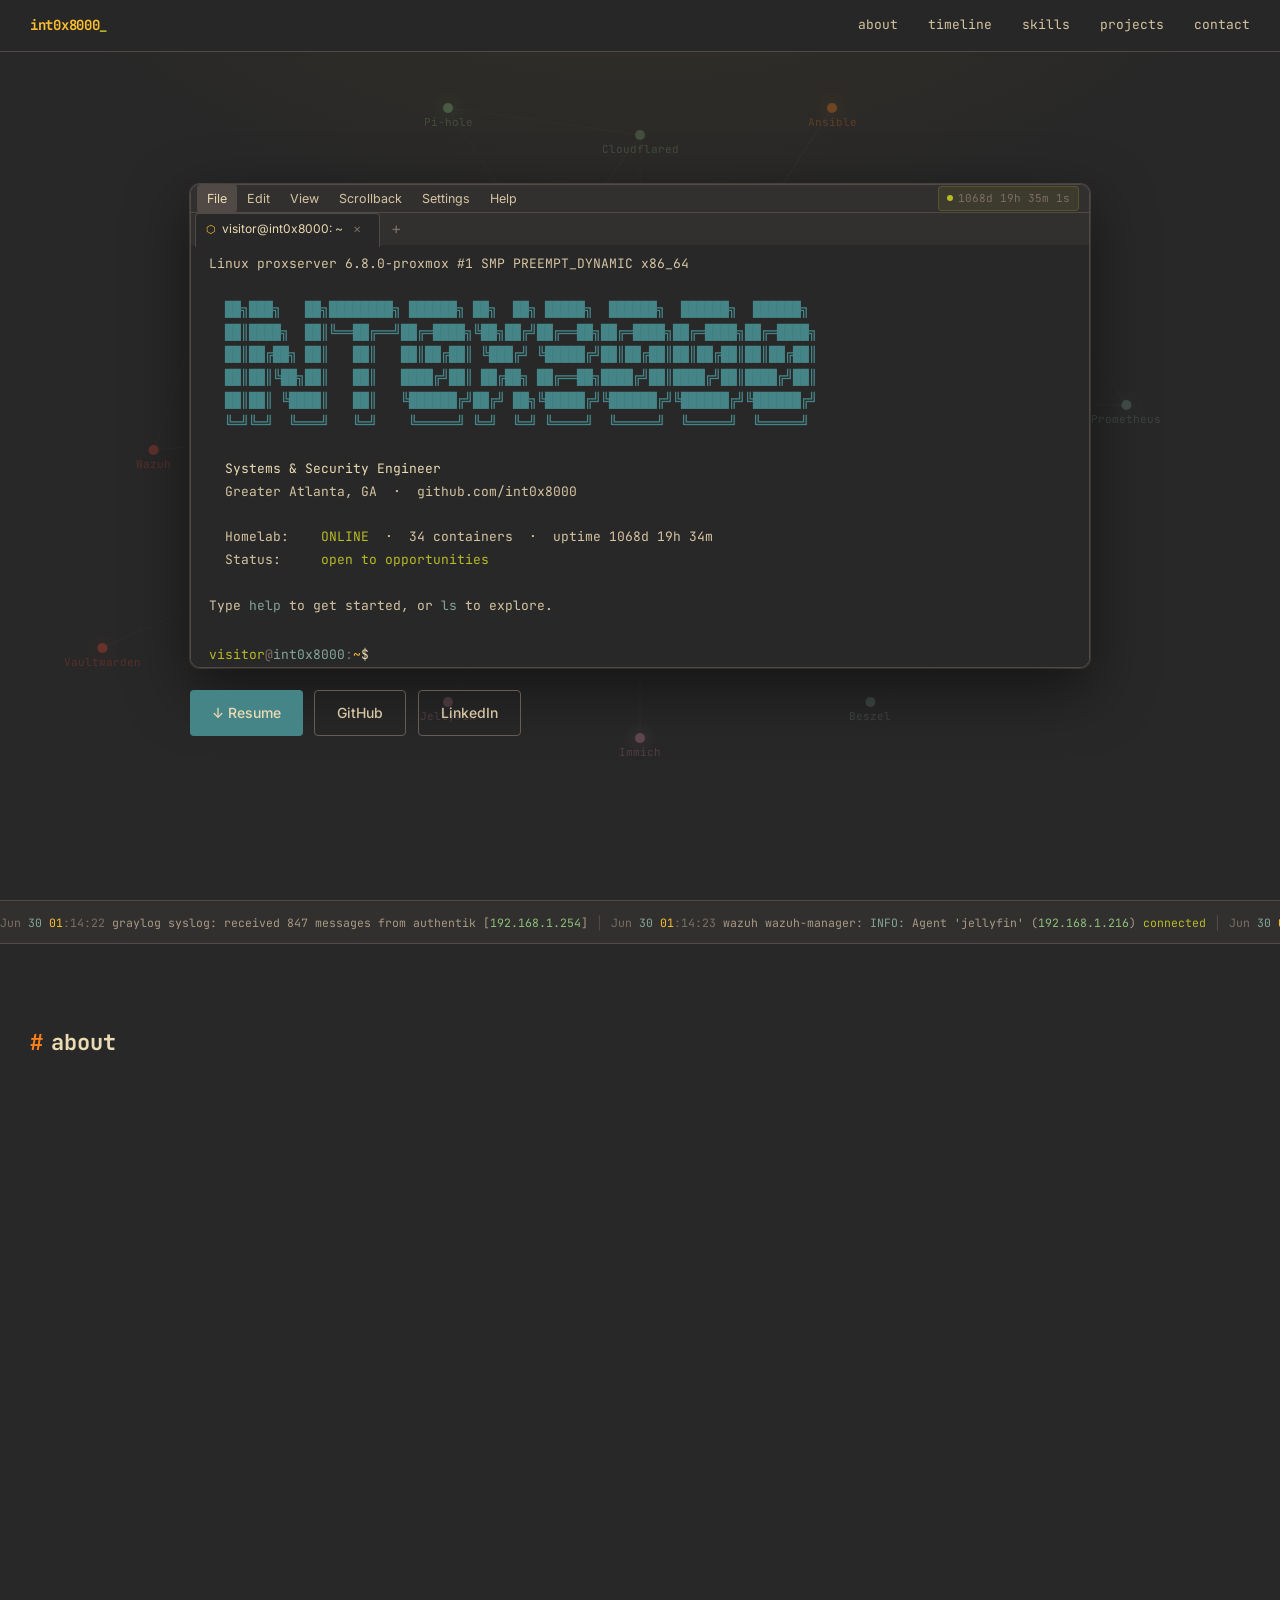
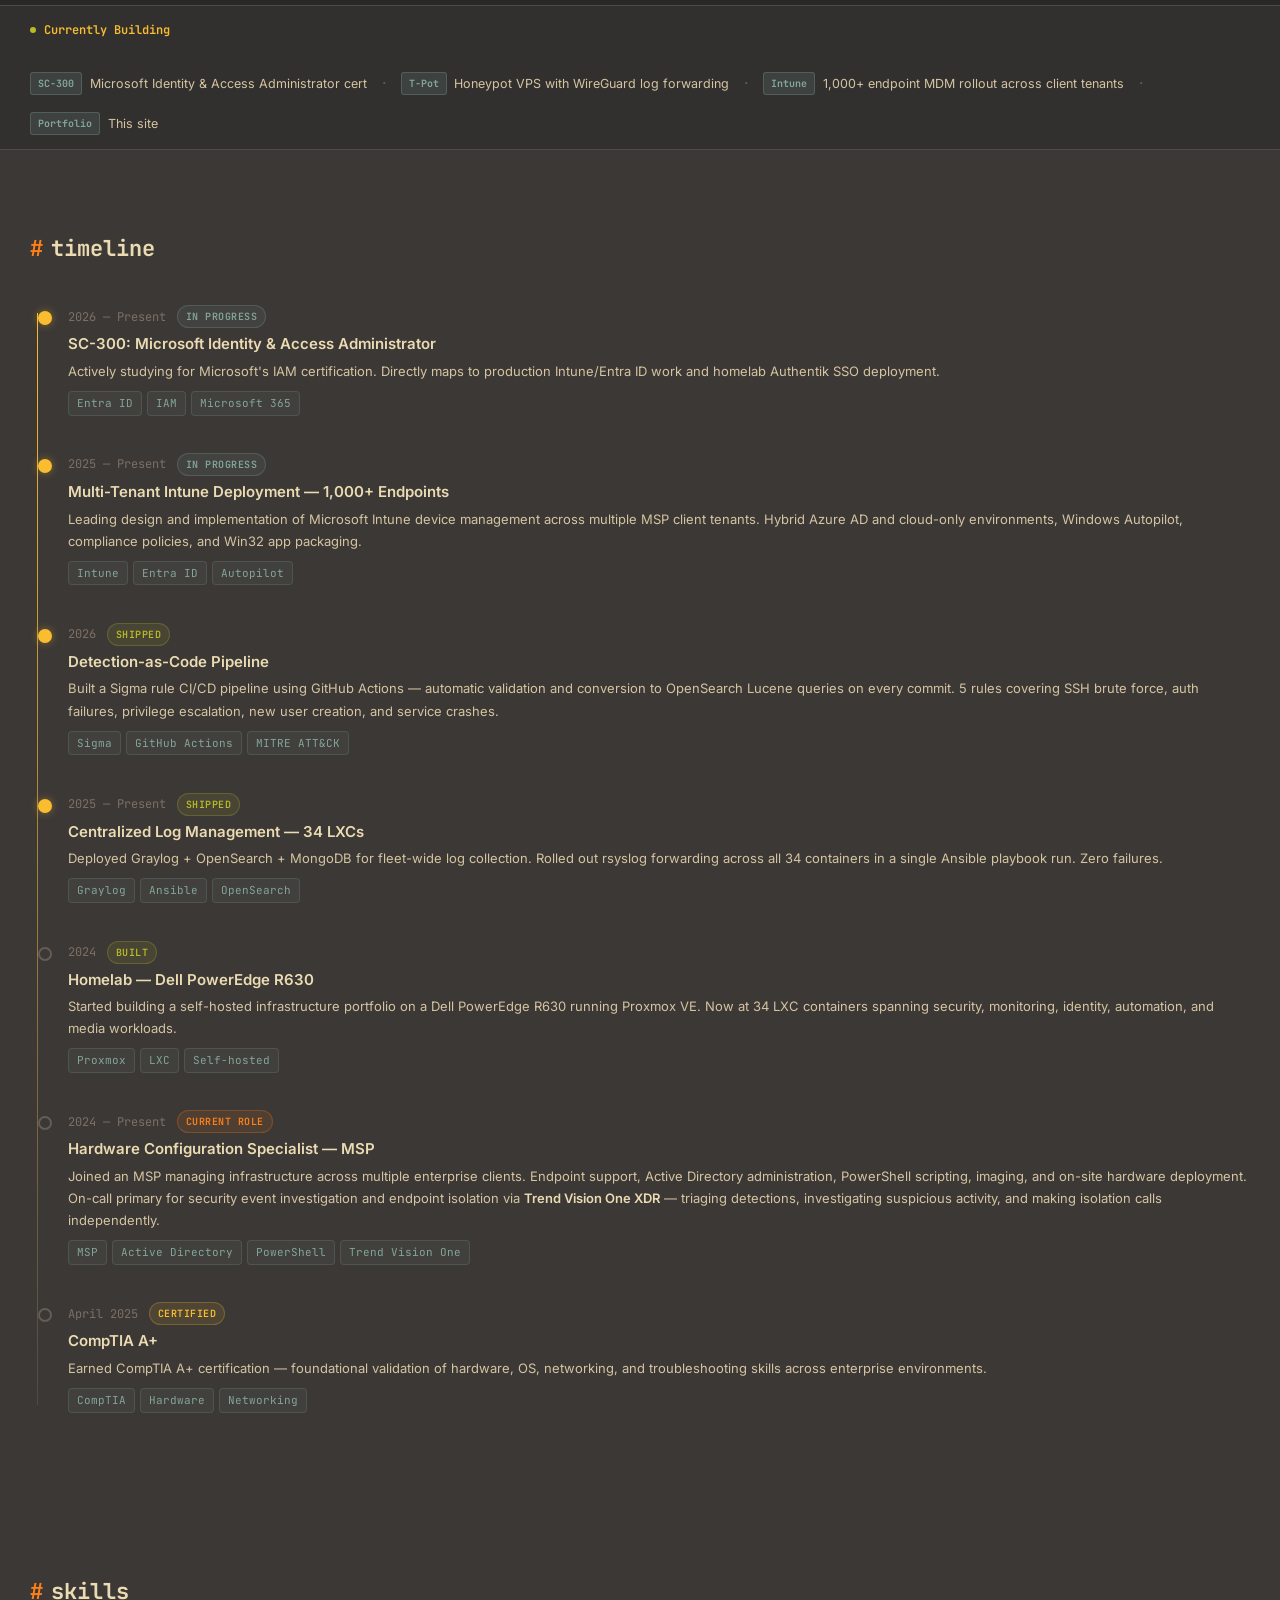
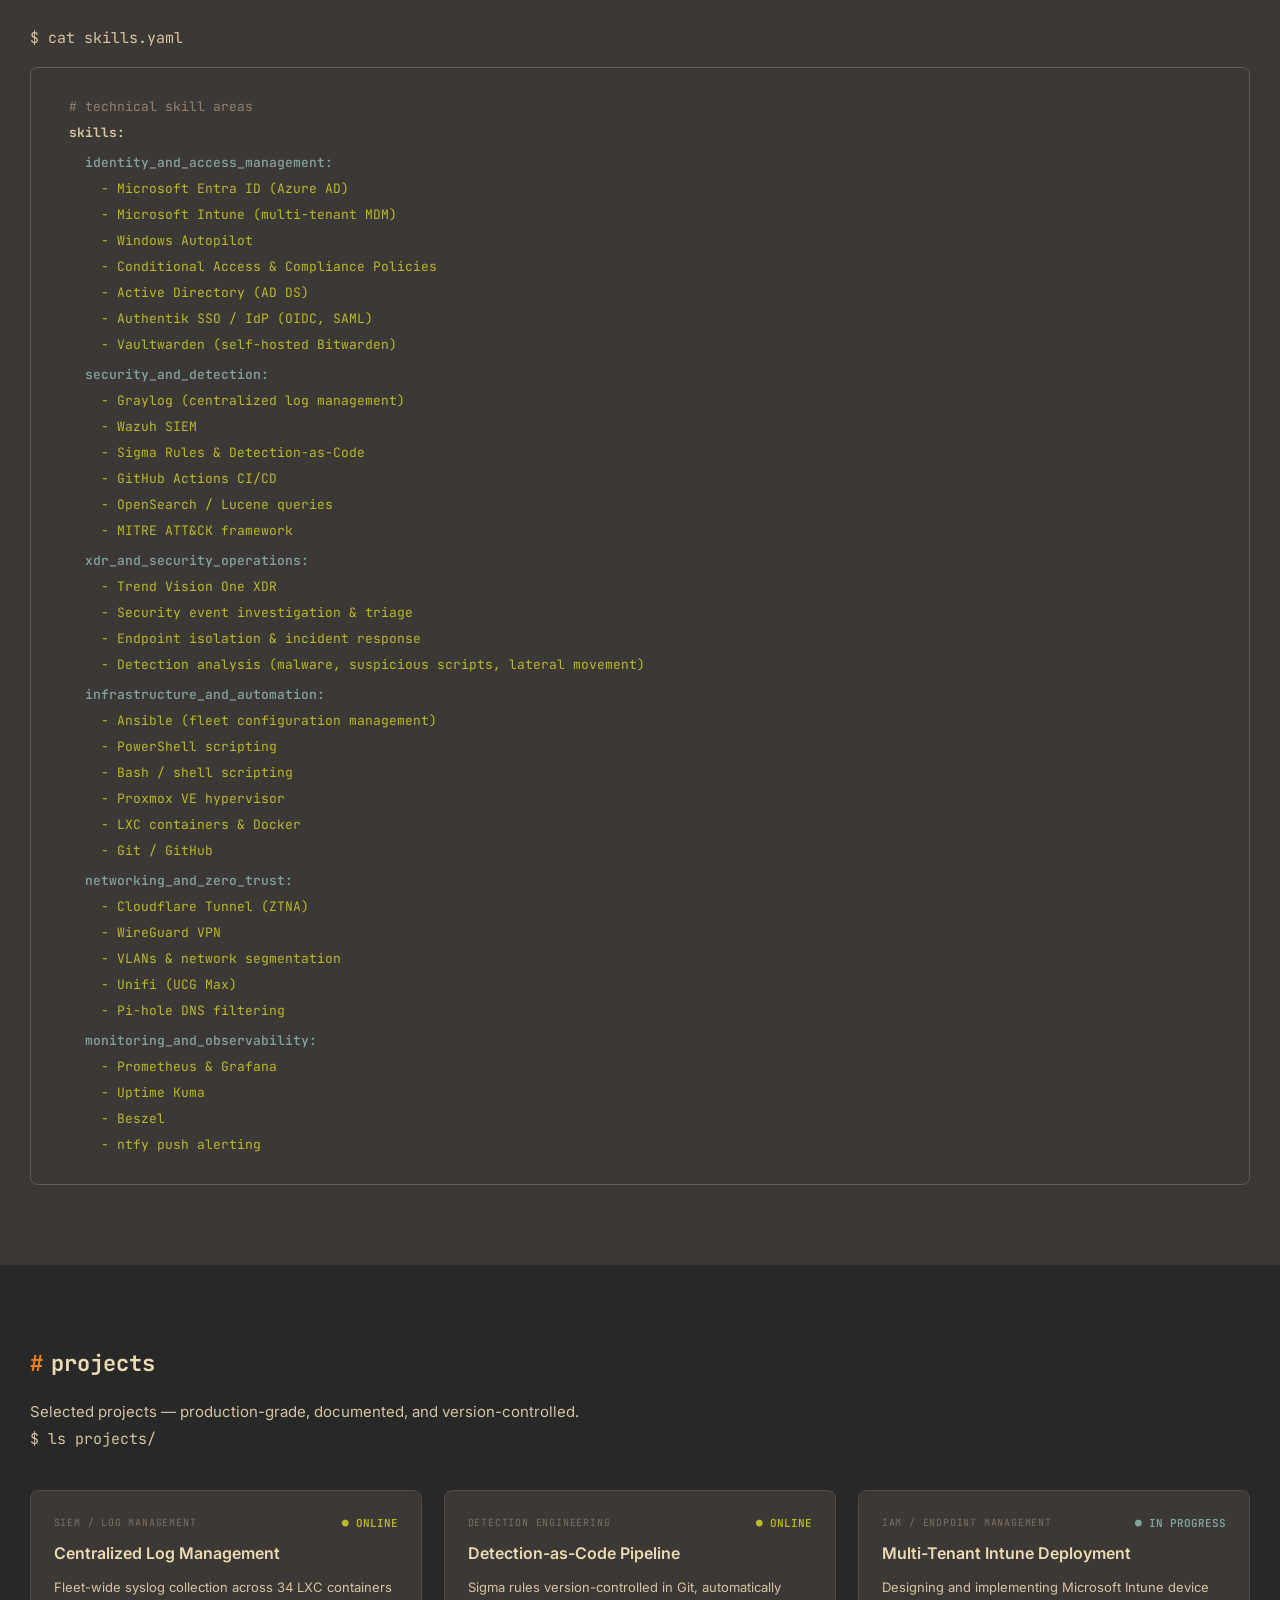
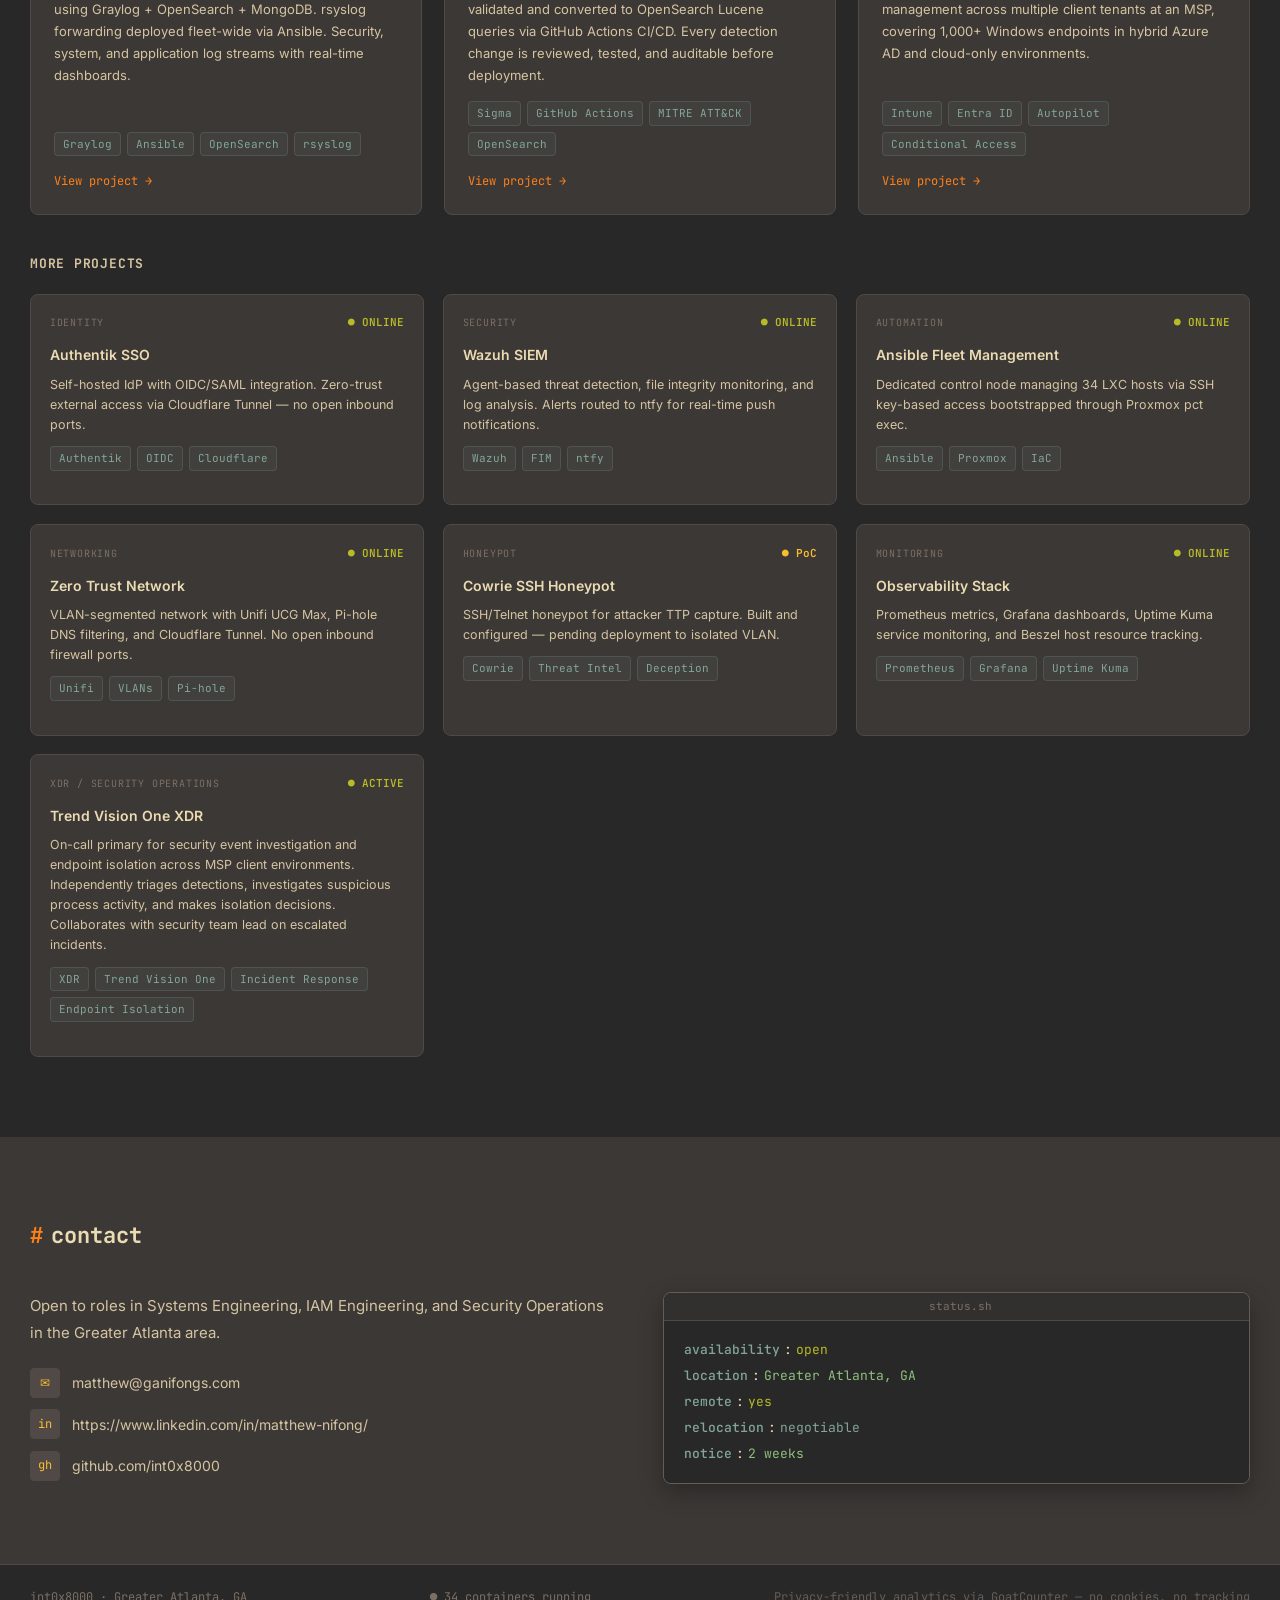
<file: index.html>
<!DOCTYPE html>
<html lang="en">
<head>
  <meta charset="UTF-8" />
  <meta name="viewport" content="width=device-width, initial-scale=1.0" />
  <title>Matthew Nifong — Systems & Security Engineer</title>
  <meta name="description" content="Systems and security engineer specializing in IAM, endpoint management, and detection engineering. Greater Atlanta, GA." />
  <meta property="og:title" content="Matthew Nifong — Systems & Security Engineer" />
  <meta property="og:description" content="Systems and security engineer. Intune · Graylog · Detection-as-Code · Ansible · Proxmox. Greater Atlanta, GA." />
  <meta property="og:type" content="website" />
  <meta property="og:url" content="https://int0x8000.github.io/" />
  <meta property="og:image" content="https://int0x8000.github.io/assets/preview.png" />
  <meta name="twitter:card" content="summary_large_image" />
  <link rel="canonical" href="https://int0x8000.github.io/" />
  <meta name="theme-color" content="#282828" />
  <script type="application/ld+json">
  {
    "@context": "https://schema.org",
    "@type": "Person",
    "name": "Matthew Nifong",
    "jobTitle": "Systems & Security Engineer",
    "url": "https://int0x8000.github.io/",
    "sameAs": [
      "https://github.com/int0x8000",
      "https://www.linkedin.com/in/matthew-nifong/"
    ]
  }
  </script>
  <link rel="preconnect" href="https://fonts.googleapis.com" />
  <link rel="preconnect" href="https://fonts.gstatic.com" crossorigin />
  <link href="https://fonts.googleapis.com/css2?family=JetBrains+Mono:ital,wght@0,400;0,500;0,700;1,400&family=Inter:wght@300;400;500;600&display=swap" rel="stylesheet" />
  <link rel="stylesheet" href="assets/style.css" />
  <link rel="icon" type="image/svg+xml" href="assets/favicon.svg" />
  <script data-goatcounter="https://int0x8000.goatcounter.com/count"
          async src="//gc.zgo.at/count.js"></script>
</head>
<body>

  
  <nav class="nav">
    <a href="#" class="nav-logo">int0x8000<span class="blink">_</span></a>
    <div class="nav-links">
      <a href="#about">about</a>
      <a href="#timeline">timeline</a>
      <a href="#skills">skills</a>
      <a href="#projects">projects</a>
      <a href="#contact">contact</a>
    </div>
    <button type="button" class="nav-menu-btn" aria-label="menu">☰</button>
  </nav>

  <section class="hero" id="hero">
    <canvas class="topology-canvas" id="topology-canvas"></canvas>
    <div class="hero-inner">

      <h1 class="visually-hidden">Matthew Nifong — Systems &amp; Security Engineer, Greater Atlanta, GA</h1>

      
      <div class="term-chrome">
        <div class="konsole-menubar" aria-hidden="true">
          <span class="kmenu-item active">File</span>
          <span class="kmenu-item">Edit</span>
          <span class="kmenu-item">View</span>
          <span class="kmenu-item">Scrollback</span>
          <span class="kmenu-item">Settings</span>
          <span class="kmenu-item">Help</span>
          <span class="kmenu-spacer"></span>
          <span class="term-status-pill">
            <span class="pulse-dot"></span>
            <span id="hero-uptime">--</span>
          </span>
        </div>
        <div class="konsole-tabbar" aria-hidden="true">
          <div class="konsole-tab active">
            <span class="ktab-icon">⬡</span>
            <span class="ktab-title">visitor@int0x8000: ~</span>
            <span class="ktab-close">✕</span>
          </div>
          <div class="konsole-tab-new">+</div>
        </div>

        
        <div class="terminal-container" tabindex="0" role="group" aria-label="Interactive terminal — type help to see available commands">
          <div class="term-output" aria-live="polite"></div>
          <div class="term-input-line" style="display:none;">
            <span class="term-prompt"></span>
            <span class="term-input-wrap">
              <input class="term-input" type="text" autocomplete="off" autocorrect="off" autocapitalize="off" spellcheck="false" aria-label="terminal input" />
              <span class="term-cursor blink">▌</span>
            </span>
          </div>
        </div>
      </div>

      
      <div class="hero-cta">
        <a href="assets/matthew-resume.pdf" class="btn-primary" target="_blank" rel="noopener noreferrer">↓ Resume</a>
        <a href="https://github.com/int0x8000" class="btn-ghost" target="_blank" rel="noopener noreferrer">GitHub</a>
        <a href="https://www.linkedin.com/in/matthew-nifong/" class="btn-ghost" target="_blank" rel="noopener noreferrer">LinkedIn</a>
      </div>

    </div>
  </section>

  <div class="logstream-strip" aria-hidden="true">
    <div class="logstream-inner"></div>
  </div>

  
  <section class="section" id="about">
    <div class="container annotated">
      <div class="margin-note left">
        <span class="mn-val">// current role</span>
        <span class="mn-val">// MSP · Atlanta</span>
        <span class="mn-val">// 2024 — present</span>
      </div>
      <div class="margin-note right">
        <span class="mn-val">// 1,000+ endpoints</span>
        <span class="mn-val">// multi-tenant</span>
        <span class="mn-val">// hybrid + cloud</span>
      </div>
      <h2 class="section-title reveal"><span class="hash" aria-hidden="true">#</span> about</h2>
      <div class="about-grid reveal">
        <div class="about-text">
          <p>At work I'm at an MSP leading a <strong>Microsoft Intune + Entra ID</strong> rollout across multiple client tenants — <strong>1,000+ Windows endpoints</strong>, hybrid Azure AD, Autopilot, Win32 app packaging, the works. It's the kind of project most people at my level don't get anywhere near, and I've learned more from the edge cases and gotchas than any cert course.</p>
          <p>At home I'm running a Dell PowerEdge R630 out of my home — Proxmox, 34 LXC containers, Graylog collecting logs from all of them, Wazuh watching for threats, Ansible managing the fleet, and a Detection-as-Code pipeline pushing Sigma rules through GitHub Actions CI/CD. Every project is documented like I'm handing it off to someone else, because I think that's what separates engineers from technicians.</p>
          <p>I'm looking to make the jump into a dedicated <strong>Systems Engineering</strong>, <strong>IAM</strong>, or <strong>Security Operations</strong> role where I can do this kind of work full time.</p>
          <div class="cert-row">
            <span class="cert-badge active">CompTIA A+</span>
            <span class="cert-badge progress">SC-300 in progress</span>
          </div>
        </div>
        <div class="about-stats">
          <div class="stat-card">
            <span class="stat-num">1,000<span class="stat-plus">+</span></span>
            <span class="stat-label">Endpoints managed via Intune</span>
          </div>
          <div class="stat-card">
            <span class="stat-num">34</span>
            <span class="stat-label">LXC containers in homelab</span>
          </div>
          <div class="stat-card">
            <span class="stat-num">5+</span>
            <span class="stat-label">Sigma detection rules in CI/CD</span>
          </div>
          <div class="stat-card">
            <span class="stat-num">SC-300</span>
            <span class="stat-label">Microsoft IAM cert in progress</span>
          </div>
        </div>
      </div>
    </div>
  </section>

  
  <div class="building-strip">
    <div class="container">
      <div class="building-inner">
        <span class="building-label"><span class="pulse-dot"></span> Currently Building</span>
        <div class="building-items">
          <div class="building-item">
            <span class="bi-status inprog">SC-300</span>
            <span class="bi-text">Microsoft Identity & Access Administrator cert</span>
          </div>
          <div class="building-sep">·</div>
          <div class="building-item">
            <span class="bi-status inprog">T-Pot</span>
            <span class="bi-text">Honeypot VPS with WireGuard log forwarding</span>
          </div>
          <div class="building-sep">·</div>
          <div class="building-item">
            <span class="bi-status inprog">Intune</span>
            <span class="bi-text">1,000+ endpoint MDM rollout across client tenants</span>
          </div>
          <div class="building-sep">·</div>
          <div class="building-item">
            <span class="bi-status inprog">Portfolio</span>
            <span class="bi-text">This site</span>
          </div>
        </div>
      </div>
    </div>
  </div>

  
  <section class="section section-alt" id="timeline">
    <div class="container annotated">
      <div class="margin-note left">
        <span class="mn-val">// career arc</span>
        <span class="mn-val">// newest → oldest</span>
      </div>
      <div class="margin-note right">
        <span class="mn-val">// SC-300 in progress</span>
        <span class="mn-val">// actively building</span>
        <span class="mn-val">// open to offers</span>
      </div>
      <h2 class="section-title reveal"><span class="hash" aria-hidden="true">#</span> timeline</h2>
      <div class="timeline reveal">

        <div class="tl-item">
          <div class="tl-dot active"></div>
          <div class="tl-content">
            <div class="tl-head">
              <span class="tl-date">2026 — Present</span>
              <span class="tl-badge inprog">IN PROGRESS</span>
            </div>
            <h3 class="tl-title">SC-300: Microsoft Identity & Access Administrator</h3>
            <p class="tl-desc">Actively studying for Microsoft's IAM certification. Directly maps to production Intune/Entra ID work and homelab Authentik SSO deployment.</p>
            <div class="tl-tags"><span class="tag">Entra ID</span><span class="tag">IAM</span><span class="tag">Microsoft 365</span></div>
          </div>
        </div>

        <div class="tl-item">
          <div class="tl-dot active"></div>
          <div class="tl-content">
            <div class="tl-head">
              <span class="tl-date">2025 — Present</span>
              <span class="tl-badge inprog">IN PROGRESS</span>
            </div>
            <h3 class="tl-title">Multi-Tenant Intune Deployment — 1,000+ Endpoints</h3>
            <p class="tl-desc">Leading design and implementation of Microsoft Intune device management across multiple MSP client tenants. Hybrid Azure AD and cloud-only environments, Windows Autopilot, compliance policies, and Win32 app packaging.</p>
            <div class="tl-tags"><span class="tag">Intune</span><span class="tag">Entra ID</span><span class="tag">Autopilot</span></div>
          </div>
        </div>

        <div class="tl-item">
          <div class="tl-dot active"></div>
          <div class="tl-content">
            <div class="tl-head">
              <span class="tl-date">2026</span>
              <span class="tl-badge done">SHIPPED</span>
            </div>
            <h3 class="tl-title">Detection-as-Code Pipeline</h3>
            <p class="tl-desc">Built a Sigma rule CI/CD pipeline using GitHub Actions — automatic validation and conversion to OpenSearch Lucene queries on every commit. 5 rules covering SSH brute force, auth failures, privilege escalation, new user creation, and service crashes.</p>
            <div class="tl-tags"><span class="tag">Sigma</span><span class="tag">GitHub Actions</span><span class="tag">MITRE ATT&CK</span></div>
          </div>
        </div>

        <div class="tl-item">
          <div class="tl-dot active"></div>
          <div class="tl-content">
            <div class="tl-head">
              <span class="tl-date">2025 — Present</span>
              <span class="tl-badge done">SHIPPED</span>
            </div>
            <h3 class="tl-title">Centralized Log Management — 34 LXCs</h3>
            <p class="tl-desc">Deployed Graylog + OpenSearch + MongoDB for fleet-wide log collection. Rolled out rsyslog forwarding across all 34 containers in a single Ansible playbook run. Zero failures.</p>
            <div class="tl-tags"><span class="tag">Graylog</span><span class="tag">Ansible</span><span class="tag">OpenSearch</span></div>
          </div>
        </div>

        <div class="tl-item">
          <div class="tl-dot"></div>
          <div class="tl-content">
            <div class="tl-head">
              <span class="tl-date">2024</span>
              <span class="tl-badge done">BUILT</span>
            </div>
            <h3 class="tl-title">Homelab — Dell PowerEdge R630</h3>
            <p class="tl-desc">Started building a self-hosted infrastructure portfolio on a Dell PowerEdge R630 running Proxmox VE. Now at 34 LXC containers spanning security, monitoring, identity, automation, and media workloads.</p>
            <div class="tl-tags"><span class="tag">Proxmox</span><span class="tag">LXC</span><span class="tag">Self-hosted</span></div>
          </div>
        </div>

        <div class="tl-item">
          <div class="tl-dot"></div>
          <div class="tl-content">
            <div class="tl-head">
              <span class="tl-date">2024 — Present</span>
              <span class="tl-badge role">CURRENT ROLE</span>
            </div>
            <h3 class="tl-title">Hardware Configuration Specialist — MSP</h3>
            <p class="tl-desc">Joined an MSP managing infrastructure across multiple enterprise clients. Endpoint support, Active Directory administration, PowerShell scripting, imaging, and on-site hardware deployment. On-call primary for security event investigation and endpoint isolation via <strong>Trend Vision One XDR</strong> — triaging detections, investigating suspicious activity, and making isolation calls independently.</p>
            <div class="tl-tags"><span class="tag">MSP</span><span class="tag">Active Directory</span><span class="tag">PowerShell</span><span class="tag">Trend Vision One</span></div>
          </div>
        </div>

        <div class="tl-item">
          <div class="tl-dot"></div>
          <div class="tl-content">
            <div class="tl-head">
              <span class="tl-date">April 2025</span>
              <span class="tl-badge cert">CERTIFIED</span>
            </div>
            <h3 class="tl-title">CompTIA A+</h3>
            <p class="tl-desc">Earned CompTIA A+ certification — foundational validation of hardware, OS, networking, and troubleshooting skills across enterprise environments.</p>
            <div class="tl-tags"><span class="tag">CompTIA</span><span class="tag">Hardware</span><span class="tag">Networking</span></div>
          </div>
        </div>

      </div>
    </div>
  </section>

  <section class="section section-alt" id="skills">
    <div class="container annotated">
      <div class="margin-note left">
        <span class="mn-val">// cat skills.yaml</span>
        <span class="mn-val">// last updated</span>
        <span class="mn-val">// 2026-07-16</span>
      </div>
      <div class="margin-note right">
        <span class="mn-val">// 6 categories</span>
        <span class="mn-val">// vendor-neutral</span>
        <span class="mn-val">// homelab proven</span>
      </div>
      <h2 class="section-title reveal"><span class="hash" aria-hidden="true">#</span> skills</h2>
      <div class="skills-hint reveal"><span class="mono c-muted">$ cat skills.yaml</span></div>
      <div class="yaml-block reveal">
        <div class="yaml-line"><span class="y-comment"># technical skill areas</span></div>
        <div class="yaml-line"><span class="y-root">skills:</span></div>

        <div class="yaml-group">
          <div class="yaml-line"><span class="y-key">  identity_and_access_management:</span></div>
          <div class="yaml-line"><span class="y-val">    - Microsoft Entra ID (Azure AD)</span></div>
          <div class="yaml-line"><span class="y-val">    - Microsoft Intune (multi-tenant MDM)</span></div>
          <div class="yaml-line"><span class="y-val">    - Windows Autopilot</span></div>
          <div class="yaml-line"><span class="y-val">    - Conditional Access &amp; Compliance Policies</span></div>
          <div class="yaml-line"><span class="y-val">    - Active Directory (AD DS)</span></div>
          <div class="yaml-line"><span class="y-val">    - Authentik SSO / IdP (OIDC, SAML)</span></div>
          <div class="yaml-line"><span class="y-val">    - Vaultwarden (self-hosted Bitwarden)</span></div>
        </div>

        <div class="yaml-group">
          <div class="yaml-line"><span class="y-key">  security_and_detection:</span></div>
          <div class="yaml-line"><span class="y-val">    - Graylog (centralized log management)</span></div>
          <div class="yaml-line"><span class="y-val">    - Wazuh SIEM</span></div>
          <div class="yaml-line"><span class="y-val">    - Sigma Rules &amp; Detection-as-Code</span></div>
          <div class="yaml-line"><span class="y-val">    - GitHub Actions CI/CD</span></div>
          <div class="yaml-line"><span class="y-val">    - OpenSearch / Lucene queries</span></div>
          <div class="yaml-line"><span class="y-val">    - MITRE ATT&amp;CK framework</span></div>
        </div>

        <div class="yaml-group">
          <div class="yaml-line"><span class="y-key">  xdr_and_security_operations:</span></div>
          <div class="yaml-line"><span class="y-val">    - Trend Vision One XDR</span></div>
          <div class="yaml-line"><span class="y-val">    - Security event investigation & triage</span></div>
          <div class="yaml-line"><span class="y-val">    - Endpoint isolation & incident response</span></div>
          <div class="yaml-line"><span class="y-val">    - Detection analysis (malware, suspicious scripts, lateral movement)</span></div>
        </div>

        <div class="yaml-group">
          <div class="yaml-line"><span class="y-key">  infrastructure_and_automation:</span></div>
          <div class="yaml-line"><span class="y-val">    - Ansible (fleet configuration management)</span></div>
          <div class="yaml-line"><span class="y-val">    - PowerShell scripting</span></div>
          <div class="yaml-line"><span class="y-val">    - Bash / shell scripting</span></div>
          <div class="yaml-line"><span class="y-val">    - Proxmox VE hypervisor</span></div>
          <div class="yaml-line"><span class="y-val">    - LXC containers &amp; Docker</span></div>
          <div class="yaml-line"><span class="y-val">    - Git / GitHub</span></div>
        </div>

        <div class="yaml-group">
          <div class="yaml-line"><span class="y-key">  networking_and_zero_trust:</span></div>
          <div class="yaml-line"><span class="y-val">    - Cloudflare Tunnel (ZTNA)</span></div>
          <div class="yaml-line"><span class="y-val">    - WireGuard VPN</span></div>
          <div class="yaml-line"><span class="y-val">    - VLANs &amp; network segmentation</span></div>
          <div class="yaml-line"><span class="y-val">    - Unifi (UCG Max)</span></div>
          <div class="yaml-line"><span class="y-val">    - Pi-hole DNS filtering</span></div>
        </div>

        <div class="yaml-group">
          <div class="yaml-line"><span class="y-key">  monitoring_and_observability:</span></div>
          <div class="yaml-line"><span class="y-val">    - Prometheus &amp; Grafana</span></div>
          <div class="yaml-line"><span class="y-val">    - Uptime Kuma</span></div>
          <div class="yaml-line"><span class="y-val">    - Beszel</span></div>
          <div class="yaml-line"><span class="y-val">    - ntfy push alerting</span></div>
        </div>
      </div>
    </div>
  </section>

  
  <section class="section" id="projects">
    <div class="container annotated">
      <div class="margin-note left">
        <span class="mn-val">// ls -la projects/</span>
        <span class="mn-val">// 9 entries total</span>
        <span class="mn-val">// all production</span>
      </div>
      <div class="margin-note right">
        <span class="mn-val">// github.com</span>
        <span class="mn-val">// /int0x8000</span>
        <span class="mn-val">// versioned + documented</span>
      </div>
      <h2 class="section-title reveal"><span class="hash" aria-hidden="true">#</span> projects</h2>
      <p class="section-sub reveal">Selected projects — production-grade, documented, and version-controlled.<br><span class="mono c-muted">$ ls projects/</span></p>

      
      <div class="featured-grid reveal">

        <a href="projects/graylog.html" class="feat-card">
          <div class="feat-card-head">
            <span class="proj-cat">SIEM / Log Management</span>
            <span class="proj-status online">● ONLINE</span>
          </div>
          <h3 class="feat-title">Centralized Log Management</h3>
          <p class="feat-desc">Fleet-wide syslog collection across 34 LXC containers using Graylog + OpenSearch + MongoDB. rsyslog forwarding deployed fleet-wide via Ansible. Security, system, and application log streams with real-time dashboards.</p>
          <div class="tag-row">
            <span class="tag">Graylog</span><span class="tag">Ansible</span><span class="tag">OpenSearch</span><span class="tag">rsyslog</span>
          </div>
          <span class="feat-link">View project →</span>
        </a>

        <a href="projects/detection.html" class="feat-card">
          <div class="feat-card-head">
            <span class="proj-cat">Detection Engineering</span>
            <span class="proj-status online">● ONLINE</span>
          </div>
          <h3 class="feat-title">Detection-as-Code Pipeline</h3>
          <p class="feat-desc">Sigma rules version-controlled in Git, automatically validated and converted to OpenSearch Lucene queries via GitHub Actions CI/CD. Every detection change is reviewed, tested, and auditable before deployment.</p>
          <div class="tag-row">
            <span class="tag">Sigma</span><span class="tag">GitHub Actions</span><span class="tag">MITRE ATT&CK</span><span class="tag">OpenSearch</span>
          </div>
          <span class="feat-link">View project →</span>
        </a>

        <a href="projects/intune.html" class="feat-card">
          <div class="feat-card-head">
            <span class="proj-cat">IAM / Endpoint Management</span>
            <span class="proj-status inprog">● IN PROGRESS</span>
          </div>
          <h3 class="feat-title">Multi-Tenant Intune Deployment</h3>
          <p class="feat-desc">Designing and implementing Microsoft Intune device management across multiple client tenants at an MSP, covering 1,000+ Windows endpoints in hybrid Azure AD and cloud-only environments.</p>
          <div class="tag-row">
            <span class="tag">Intune</span><span class="tag">Entra ID</span><span class="tag">Autopilot</span><span class="tag">Conditional Access</span>
          </div>
          <span class="feat-link">View project →</span>
        </a>

      </div>

      <h3 class="more-title reveal">More Projects</h3>
      <div class="more-grid reveal">

        <div class="more-card">
          <div class="feat-card-head">
            <span class="proj-cat">Identity</span>
            <span class="proj-status online">● ONLINE</span>
          </div>
          <h4 class="more-title-card">Authentik SSO</h4>
          <p class="more-desc">Self-hosted IdP with OIDC/SAML integration. Zero-trust external access via Cloudflare Tunnel — no open inbound ports.</p>
          <div class="tag-row"><span class="tag">Authentik</span><span class="tag">OIDC</span><span class="tag">Cloudflare</span></div>
        </div>

        <div class="more-card">
          <div class="feat-card-head">
            <span class="proj-cat">Security</span>
            <span class="proj-status online">● ONLINE</span>
          </div>
          <h4 class="more-title-card">Wazuh SIEM</h4>
          <p class="more-desc">Agent-based threat detection, file integrity monitoring, and log analysis. Alerts routed to ntfy for real-time push notifications.</p>
          <div class="tag-row"><span class="tag">Wazuh</span><span class="tag">FIM</span><span class="tag">ntfy</span></div>
        </div>

        <div class="more-card">
          <div class="feat-card-head">
            <span class="proj-cat">Automation</span>
            <span class="proj-status online">● ONLINE</span>
          </div>
          <h4 class="more-title-card">Ansible Fleet Management</h4>
          <p class="more-desc">Dedicated control node managing 34 LXC hosts via SSH key-based access bootstrapped through Proxmox pct exec.</p>
          <div class="tag-row"><span class="tag">Ansible</span><span class="tag">Proxmox</span><span class="tag">IaC</span></div>
        </div>

        <div class="more-card">
          <div class="feat-card-head">
            <span class="proj-cat">Networking</span>
            <span class="proj-status online">● ONLINE</span>
          </div>
          <h4 class="more-title-card">Zero Trust Network</h4>
          <p class="more-desc">VLAN-segmented network with Unifi UCG Max, Pi-hole DNS filtering, and Cloudflare Tunnel. No open inbound firewall ports.</p>
          <div class="tag-row"><span class="tag">Unifi</span><span class="tag">VLANs</span><span class="tag">Pi-hole</span></div>
        </div>

        <div class="more-card">
          <div class="feat-card-head">
            <span class="proj-cat">Honeypot</span>
            <span class="proj-status poc">● PoC</span>
          </div>
          <h4 class="more-title-card">Cowrie SSH Honeypot</h4>
          <p class="more-desc">SSH/Telnet honeypot for attacker TTP capture. Built and configured — pending deployment to isolated VLAN.</p>
          <div class="tag-row"><span class="tag">Cowrie</span><span class="tag">Threat Intel</span><span class="tag">Deception</span></div>
        </div>

        <div class="more-card">
          <div class="feat-card-head">
            <span class="proj-cat">Monitoring</span>
            <span class="proj-status online">● ONLINE</span>
          </div>
          <h4 class="more-title-card">Observability Stack</h4>
          <p class="more-desc">Prometheus metrics, Grafana dashboards, Uptime Kuma service monitoring, and Beszel host resource tracking.</p>
          <div class="tag-row"><span class="tag">Prometheus</span><span class="tag">Grafana</span><span class="tag">Uptime Kuma</span></div>
        </div>

        <div class="more-card">
          <div class="feat-card-head">
            <span class="proj-cat">XDR / Security Operations</span>
            <span class="proj-status online">● ACTIVE</span>
          </div>
          <h4 class="more-title-card">Trend Vision One XDR</h4>
          <p class="more-desc">On-call primary for security event investigation and endpoint isolation across MSP client environments. Independently triages detections, investigates suspicious process activity, and makes isolation decisions. Collaborates with security team lead on escalated incidents.</p>
          <div class="tag-row"><span class="tag">XDR</span><span class="tag">Trend Vision One</span><span class="tag">Incident Response</span><span class="tag">Endpoint Isolation</span></div>
        </div>

      </div>
    </div>
  </section>

  
  <section class="section section-alt" id="contact">
    <div class="container">
      <h2 class="section-title reveal"><span class="hash" aria-hidden="true">#</span> contact</h2>
      <div class="contact-grid reveal">
        <div class="contact-left">
          <p class="contact-intro">Open to roles in Systems Engineering, IAM Engineering, and Security Operations in the Greater Atlanta area.</p>
          <div class="contact-links">
            <a href="mailto:matthew@ganifongs.com" class="contact-item">
              <span class="ci-icon" aria-hidden="true">✉</span>
              <span>matthew@ganifongs.com</span>
            </a>
            <a href="https://www.linkedin.com/in/matthew-nifong/" class="contact-item" target="_blank" rel="noopener noreferrer">
              <span class="ci-icon mono" aria-hidden="true">in</span>
              <span>https://www.linkedin.com/in/matthew-nifong/</span>
            </a>
            <a href="https://github.com/int0x8000" class="contact-item" target="_blank" rel="noopener noreferrer">
              <span class="ci-icon mono" aria-hidden="true">gh</span>
              <span>github.com/int0x8000</span>
            </a>
          </div>
        </div>
        <div class="contact-right">
          <div class="status-terminal">
            <div class="st-bar">
              <div class="term-dots">
                <span class="tdot red" aria-hidden="true"></span>
                <span class="tdot yellow" aria-hidden="true"></span>
                <span class="tdot green" aria-hidden="true"></span>
              </div>
              <span class="st-title">status.sh</span>
            </div>
            <div class="st-body mono">
              <div><span class="y-key">availability</span>: <span class="c-green">open</span></div>
              <div><span class="y-key">location</span>:     <span class="c-str">Greater Atlanta, GA</span></div>
              <div><span class="y-key">remote</span>:       <span class="c-green">yes</span></div>
              <div><span class="y-key">relocation</span>:   <span class="c-blue">negotiable</span></div>
              <div><span class="y-key">notice</span>:       <span class="c-str">2 weeks</span></div>
            </div>
          </div>
        </div>
      </div>
    </div>
  </section>

  <footer class="footer">
    <div class="container footer-inner">
      <span class="mono c-muted">int0x8000 · Greater Atlanta, GA</span>
      <span class="mono c-muted"><span class="c-green">●</span> 34 containers running</span>
      <span class="mono c-subtle footer-privacy-note">Privacy-friendly analytics via GoatCounter — no cookies, no tracking</span>
    </div>
  </footer>

  <script src="js/data.js" defer></script>
  <script src="js/topology.js" defer></script>
  <script src="js/logstream.js" defer></script>
  <script src="js/filesystem.js" defer></script>
  <script src="js/commands.js" defer></script>
  <script src="js/network.js" defer></script>
  <script src="js/terminal.js" defer></script>
  <script src="js/main.js" defer></script>

</body>
</html>
</file>
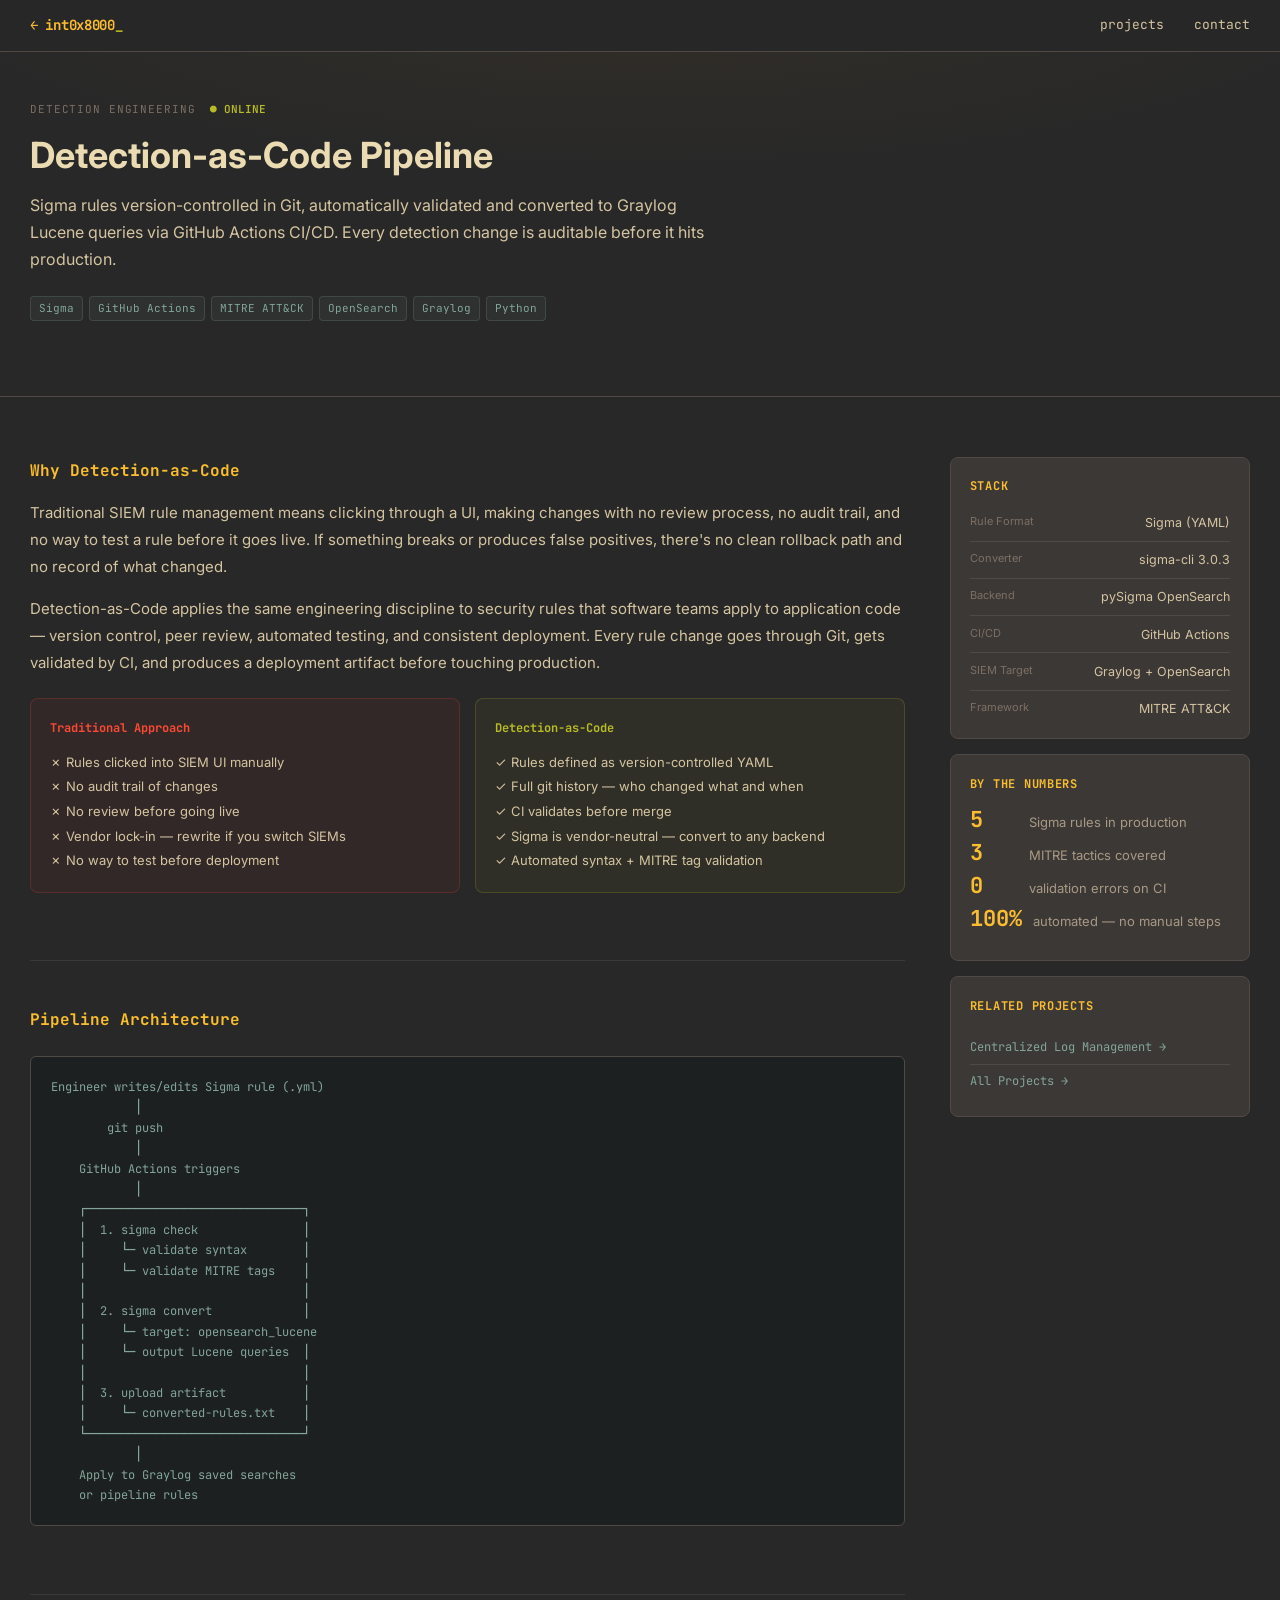
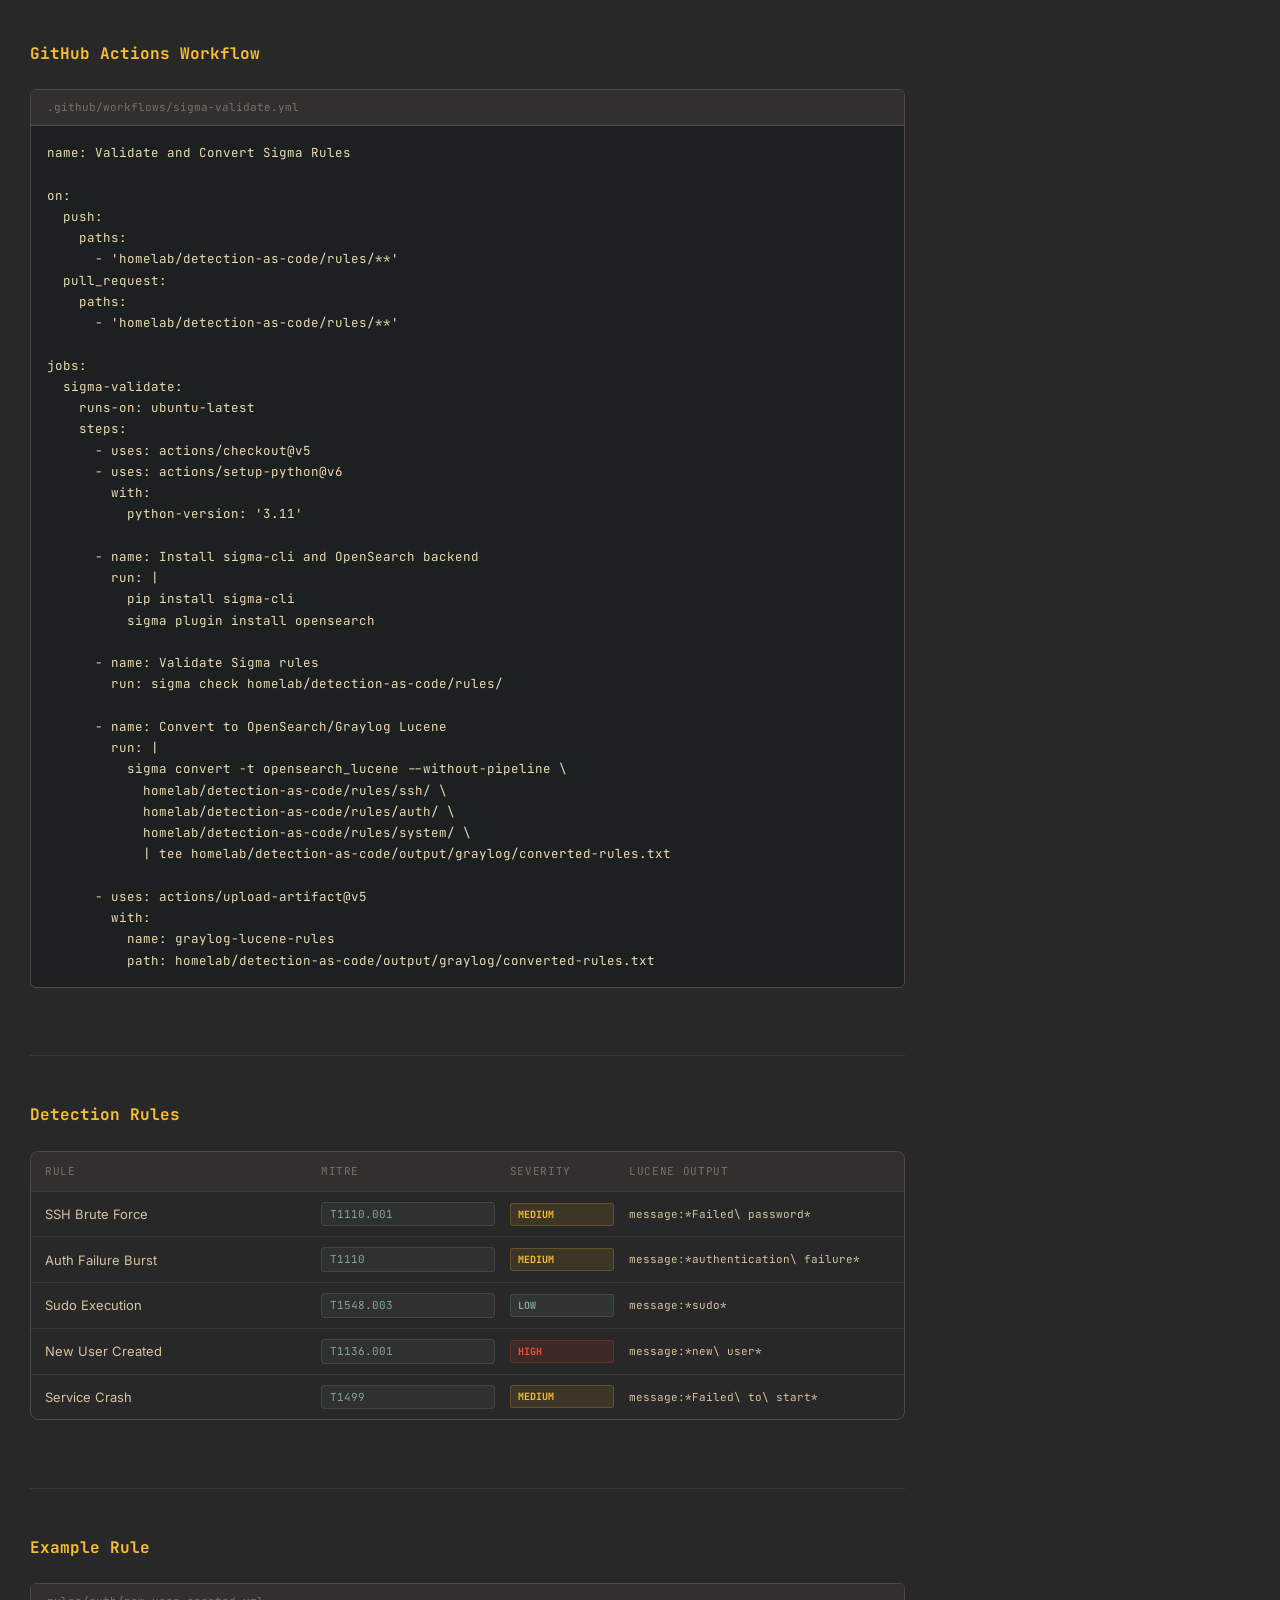
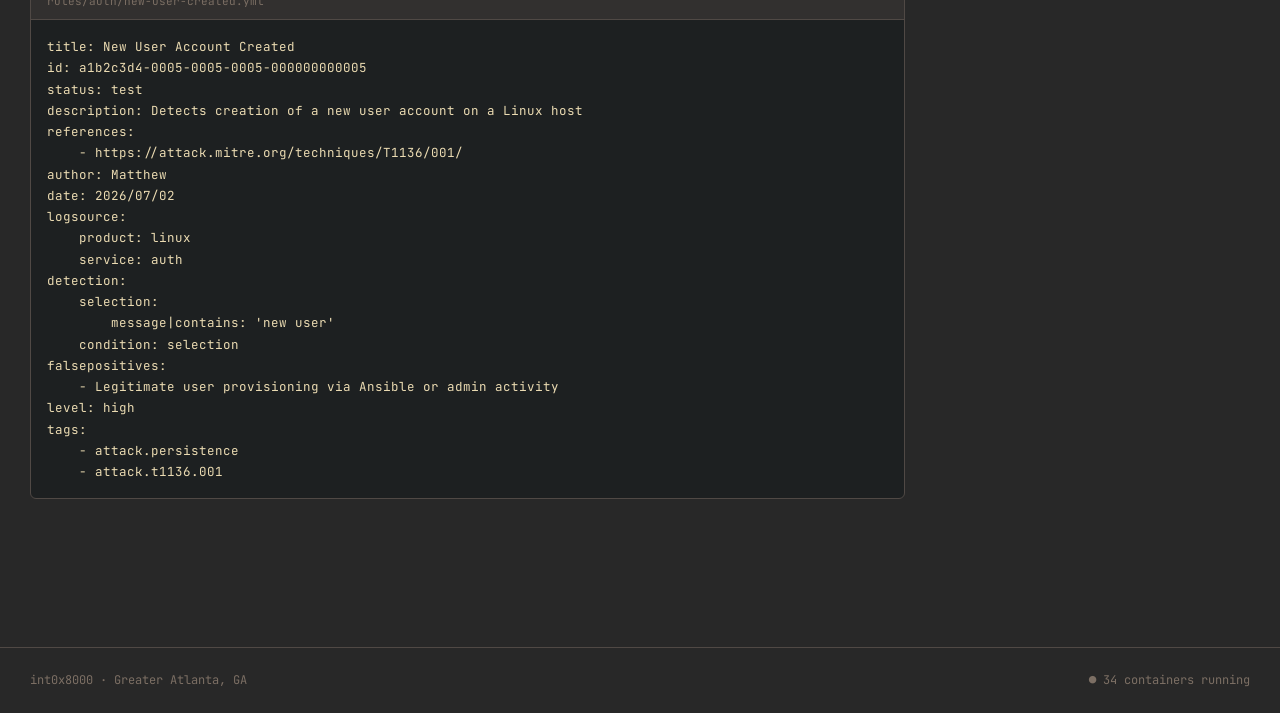
<file: projects/detection.html>
<!DOCTYPE html>
<html lang="en">
<head>
  <meta charset="UTF-8" />
  <meta name="viewport" content="width=device-width, initial-scale=1.0" />
  <title>Detection-as-Code Pipeline — int0x8000</title>
  <link rel="icon" type="image/svg+xml" href="../assets/favicon.svg" />
  <link rel="preconnect" href="https://fonts.googleapis.com" />
  <link rel="preconnect" href="https://fonts.gstatic.com" crossorigin />
  <link href="https://fonts.googleapis.com/css2?family=JetBrains+Mono:wght@400;500;700&family=Inter:wght@300;400;500;600&display=swap" rel="stylesheet" />
  <link rel="stylesheet" href="../assets/style.css" />
  <link rel="stylesheet" href="project.css" />
</head>
<body>
  <nav class="nav">
    <a href="../index.html" class="nav-logo">← int0x8000<span class="blink">_</span></a>
    <div class="nav-links">
      <a href="../index.html#projects">projects</a>
      <a href="../index.html#contact">contact</a>
    </div>
  </nav>

  <div class="proj-hero">
    <div class="container">
      <div class="proj-meta">
        <span class="proj-cat">Detection Engineering</span>
        <span class="proj-status online">● ONLINE</span>
      </div>
      <h1 class="proj-title">Detection-as-Code Pipeline</h1>
      <p class="proj-subtitle">Sigma rules version-controlled in Git, automatically validated and converted to Graylog Lucene queries via GitHub Actions CI/CD. Every detection change is auditable before it hits production.</p>
      <div class="tag-row">
        <span class="tag">Sigma</span><span class="tag">GitHub Actions</span>
        <span class="tag">MITRE ATT&CK</span><span class="tag">OpenSearch</span>
        <span class="tag">Graylog</span><span class="tag">Python</span>
      </div>
    </div>
  </div>

  <div class="proj-body">
    <div class="container proj-grid">

      <div class="proj-main">

        <section class="proj-section">
          <h2>Why Detection-as-Code</h2>
          <p>Traditional SIEM rule management means clicking through a UI, making changes with no review process, no audit trail, and no way to test a rule before it goes live. If something breaks or produces false positives, there's no clean rollback path and no record of what changed.</p>
          <p>Detection-as-Code applies the same engineering discipline to security rules that software teams apply to application code — version control, peer review, automated testing, and consistent deployment. Every rule change goes through Git, gets validated by CI, and produces a deployment artifact before touching production.</p>
          <div class="compare-grid">
            <div class="compare-card bad">
              <div class="compare-head">Traditional Approach</div>
              <div class="compare-item">✗ Rules clicked into SIEM UI manually</div>
              <div class="compare-item">✗ No audit trail of changes</div>
              <div class="compare-item">✗ No review before going live</div>
              <div class="compare-item">✗ Vendor lock-in — rewrite if you switch SIEMs</div>
              <div class="compare-item">✗ No way to test before deployment</div>
            </div>
            <div class="compare-card good">
              <div class="compare-head">Detection-as-Code</div>
              <div class="compare-item">✓ Rules defined as version-controlled YAML</div>
              <div class="compare-item">✓ Full git history — who changed what and when</div>
              <div class="compare-item">✓ CI validates before merge</div>
              <div class="compare-item">✓ Sigma is vendor-neutral — convert to any backend</div>
              <div class="compare-item">✓ Automated syntax + MITRE tag validation</div>
            </div>
          </div>
        </section>

        <section class="proj-section">
          <h2>Pipeline Architecture</h2>
          <div class="arch-block">
            <pre>Engineer writes/edits Sigma rule (.yml)
            │
        git push
            │
    GitHub Actions triggers
            │
    ┌───────────────────────────────┐
    │  1. sigma check               │
    │     └─ validate syntax        │
    │     └─ validate MITRE tags    │
    │                               │
    │  2. sigma convert             │
    │     └─ target: opensearch_lucene
    │     └─ output Lucene queries  │
    │                               │
    │  3. upload artifact           │
    │     └─ converted-rules.txt    │
    └───────────────────────────────┘
            │
    Apply to Graylog saved searches
    or pipeline rules</pre>
          </div>
        </section>

        <section class="proj-section">
          <h2>GitHub Actions Workflow</h2>
          <div class="code-block">
            <div class="code-label">.github/workflows/sigma-validate.yml</div>
            <pre>name: Validate and Convert Sigma Rules

on:
  push:
    paths:
      - 'homelab/detection-as-code/rules/**'
  pull_request:
    paths:
      - 'homelab/detection-as-code/rules/**'

jobs:
  sigma-validate:
    runs-on: ubuntu-latest
    steps:
      - uses: actions/checkout@v5
      - uses: actions/setup-python@v6
        with:
          python-version: '3.11'

      - name: Install sigma-cli and OpenSearch backend
        run: |
          pip install sigma-cli
          sigma plugin install opensearch

      - name: Validate Sigma rules
        run: sigma check homelab/detection-as-code/rules/

      - name: Convert to OpenSearch/Graylog Lucene
        run: |
          sigma convert -t opensearch_lucene --without-pipeline \
            homelab/detection-as-code/rules/ssh/ \
            homelab/detection-as-code/rules/auth/ \
            homelab/detection-as-code/rules/system/ \
            | tee homelab/detection-as-code/output/graylog/converted-rules.txt

      - uses: actions/upload-artifact@v5
        with:
          name: graylog-lucene-rules
          path: homelab/detection-as-code/output/graylog/converted-rules.txt</pre>
          </div>
        </section>

        <section class="proj-section">
          <h2>Detection Rules</h2>
          <div class="rule-table">
            <div class="rule-row header">
              <span>Rule</span><span>MITRE</span><span>Severity</span><span>Lucene Output</span>
            </div>
            <div class="rule-row">
              <span>SSH Brute Force</span>
              <span class="tag">T1110.001</span>
              <span class="sev medium">MEDIUM</span>
              <span class="mono" style="font-size:11px">message:*Failed\ password*</span>
            </div>
            <div class="rule-row">
              <span>Auth Failure Burst</span>
              <span class="tag">T1110</span>
              <span class="sev medium">MEDIUM</span>
              <span class="mono" style="font-size:11px">message:*authentication\ failure*</span>
            </div>
            <div class="rule-row">
              <span>Sudo Execution</span>
              <span class="tag">T1548.003</span>
              <span class="sev low">LOW</span>
              <span class="mono" style="font-size:11px">message:*sudo*</span>
            </div>
            <div class="rule-row">
              <span>New User Created</span>
              <span class="tag">T1136.001</span>
              <span class="sev high">HIGH</span>
              <span class="mono" style="font-size:11px">message:*new\ user*</span>
            </div>
            <div class="rule-row">
              <span>Service Crash</span>
              <span class="tag">T1499</span>
              <span class="sev medium">MEDIUM</span>
              <span class="mono" style="font-size:11px">message:*Failed\ to\ start*</span>
            </div>
          </div>
        </section>

        <section class="proj-section">
          <h2>Example Rule</h2>
          <div class="code-block">
            <div class="code-label">rules/auth/new-user-created.yml</div>
            <pre>title: New User Account Created
id: a1b2c3d4-0005-0005-0005-000000000005
status: test
description: Detects creation of a new user account on a Linux host
references:
    - https://attack.mitre.org/techniques/T1136/001/
author: Matthew
date: 2026/07/02
logsource:
    product: linux
    service: auth
detection:
    selection:
        message|contains: 'new user'
    condition: selection
falsepositives:
    - Legitimate user provisioning via Ansible or admin activity
level: high
tags:
    - attack.persistence
    - attack.t1136.001</pre>
          </div>
        </section>

      </div>

      <aside class="proj-sidebar">
        <div class="sidebar-card">
          <h3>Stack</h3>
          <div class="stack-list">
            <div class="stack-item"><span class="stack-label">Rule Format</span><span>Sigma (YAML)</span></div>
            <div class="stack-item"><span class="stack-label">Converter</span><span>sigma-cli 3.0.3</span></div>
            <div class="stack-item"><span class="stack-label">Backend</span><span>pySigma OpenSearch</span></div>
            <div class="stack-item"><span class="stack-label">CI/CD</span><span>GitHub Actions</span></div>
            <div class="stack-item"><span class="stack-label">SIEM Target</span><span>Graylog + OpenSearch</span></div>
            <div class="stack-item"><span class="stack-label">Framework</span><span>MITRE ATT&CK</span></div>
          </div>
        </div>

        <div class="sidebar-card">
          <h3>By the Numbers</h3>
          <div class="stat-row"><span class="stat-n">5</span><span>Sigma rules in production</span></div>
          <div class="stat-row"><span class="stat-n">3</span><span>MITRE tactics covered</span></div>
          <div class="stat-row"><span class="stat-n">0</span><span>validation errors on CI</span></div>
          <div class="stat-row"><span class="stat-n">100%</span><span>automated — no manual steps</span></div>
        </div>

        <div class="sidebar-card">
          <h3>Related Projects</h3>
          <a href="graylog.html" class="related-link">Centralized Log Management →</a>
          <a href="../index.html#projects" class="related-link">All Projects →</a>
        </div>
      </aside>

    </div>
  </div>

  <footer class="footer">
    <div class="container footer-inner">
      <span class="mono c-muted">int0x8000 · Greater Atlanta, GA</span>
      <span class="mono c-muted"><span class="c-green">●</span> 34 containers running</span>
    </div>
  </footer>
</body>
</html>
</file>
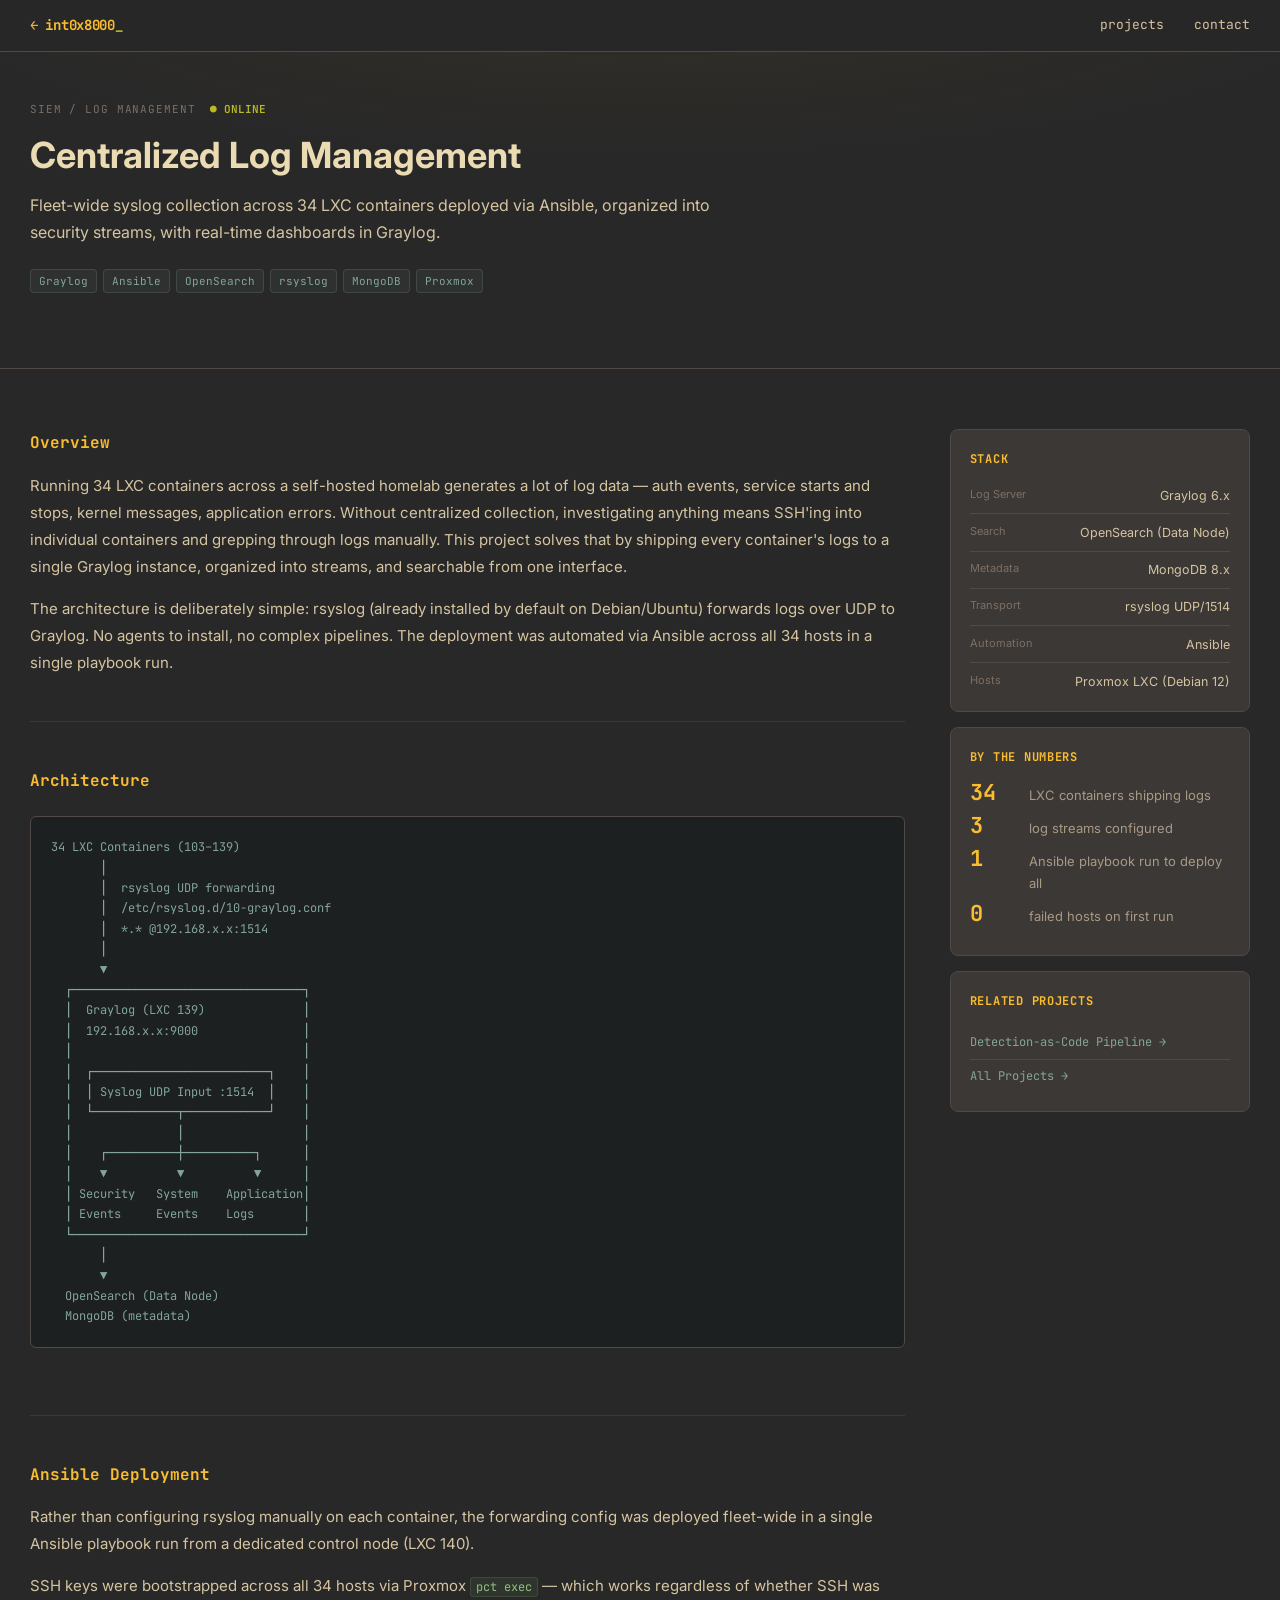
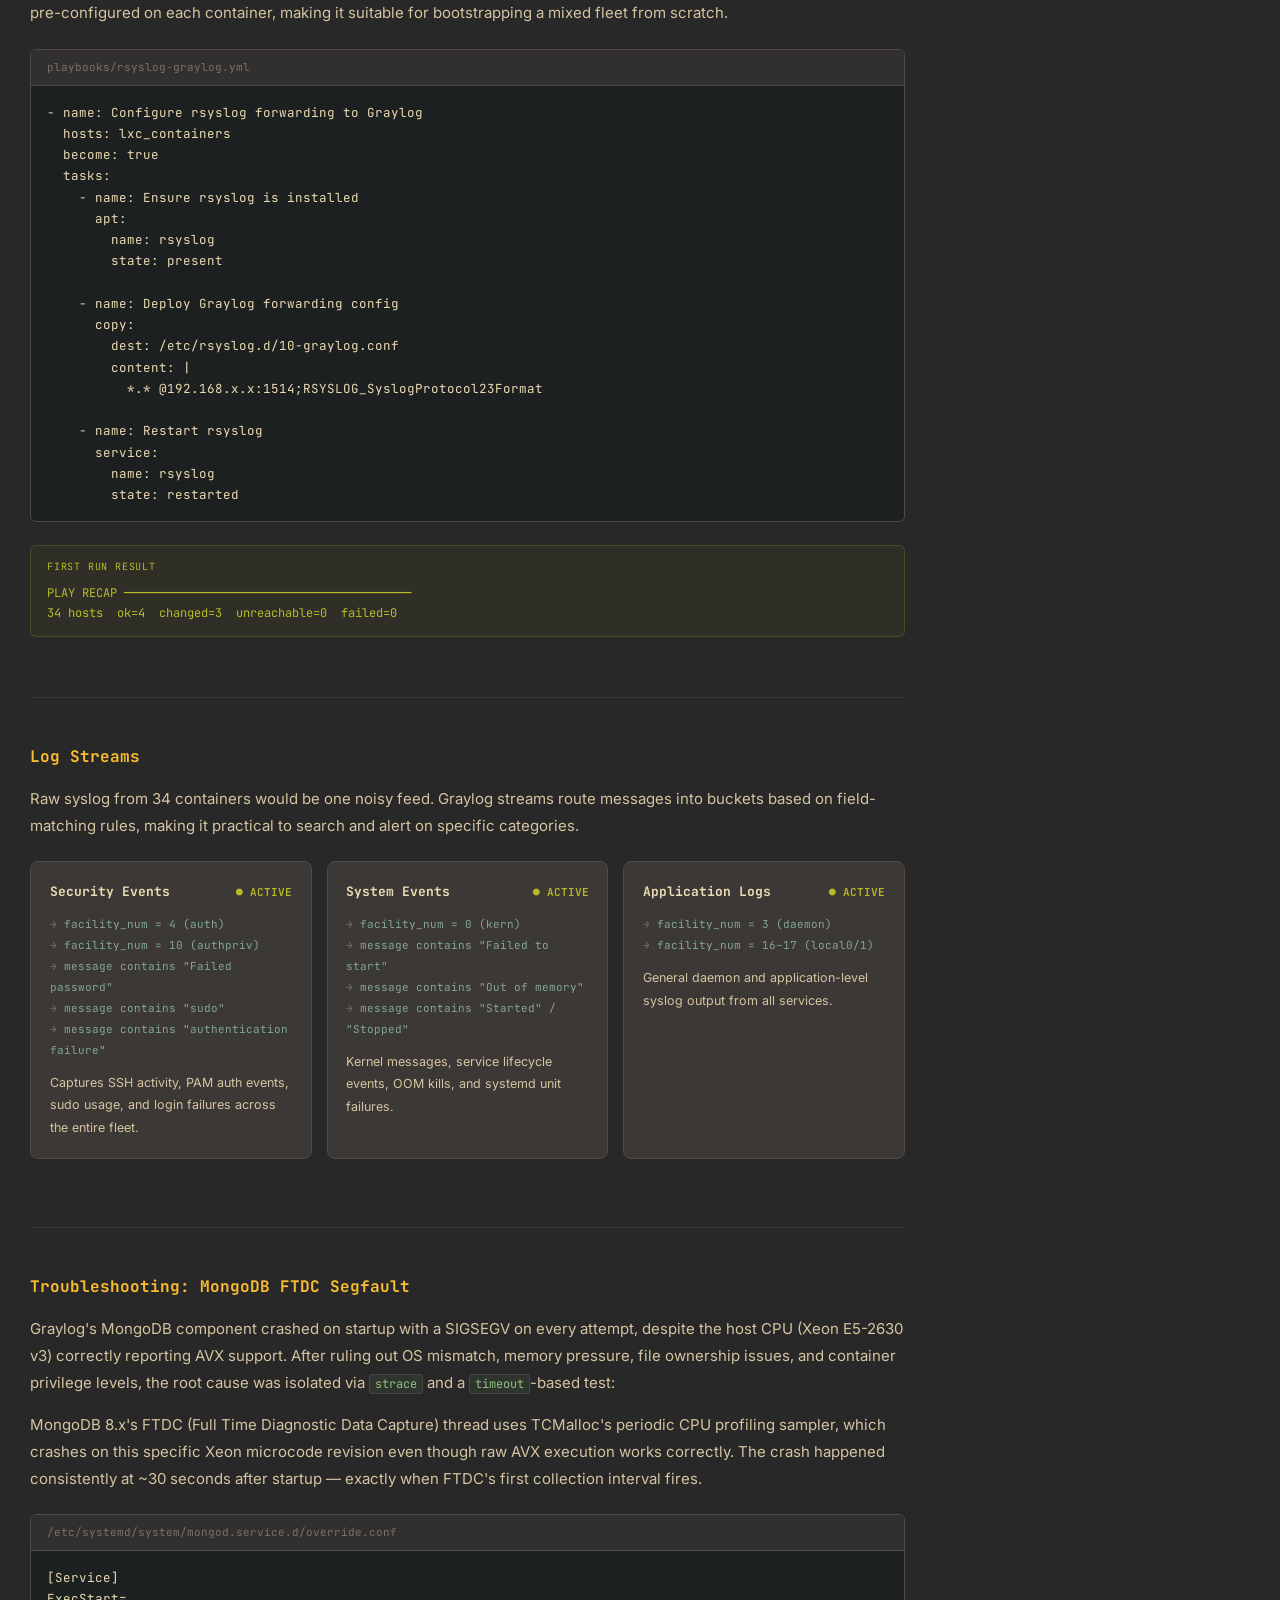
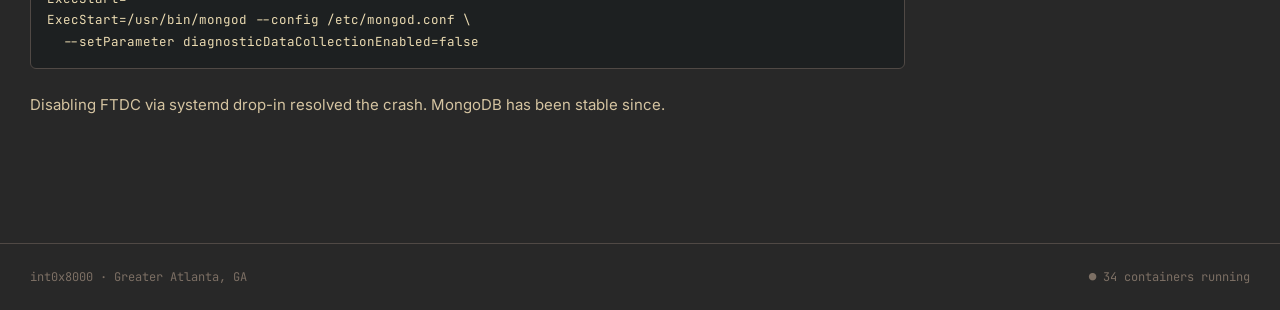
<file: projects/graylog.html>
<!DOCTYPE html>
<html lang="en">
<head>
  <meta charset="UTF-8" />
  <meta name="viewport" content="width=device-width, initial-scale=1.0" />
  <title>Centralized Log Management — int0x8000</title>
  <link rel="icon" type="image/svg+xml" href="../assets/favicon.svg" />
  <link rel="preconnect" href="https://fonts.googleapis.com" />
  <link rel="preconnect" href="https://fonts.gstatic.com" crossorigin />
  <link href="https://fonts.googleapis.com/css2?family=JetBrains+Mono:wght@400;500;700&family=Inter:wght@300;400;500;600&display=swap" rel="stylesheet" />
  <link rel="stylesheet" href="../assets/style.css" />
  <link rel="stylesheet" href="project.css" />
</head>
<body>
  <nav class="nav">
    <a href="../index.html" class="nav-logo">← int0x8000<span class="blink">_</span></a>
    <div class="nav-links">
      <a href="../index.html#projects">projects</a>
      <a href="../index.html#contact">contact</a>
    </div>
  </nav>

  <div class="proj-hero">
    <div class="container">
      <div class="proj-meta">
        <span class="proj-cat">SIEM / Log Management</span>
        <span class="proj-status online">● ONLINE</span>
      </div>
      <h1 class="proj-title">Centralized Log Management</h1>
      <p class="proj-subtitle">Fleet-wide syslog collection across 34 LXC containers deployed via Ansible, organized into security streams, with real-time dashboards in Graylog.</p>
      <div class="tag-row">
        <span class="tag">Graylog</span><span class="tag">Ansible</span>
        <span class="tag">OpenSearch</span><span class="tag">rsyslog</span>
        <span class="tag">MongoDB</span><span class="tag">Proxmox</span>
      </div>
    </div>
  </div>

  <div class="proj-body">
    <div class="container proj-grid">

      <!-- Main content -->
      <div class="proj-main">

        <section class="proj-section">
          <h2>Overview</h2>
          <p>Running 34 LXC containers across a self-hosted homelab generates a lot of log data — auth events, service starts and stops, kernel messages, application errors. Without centralized collection, investigating anything means SSH'ing into individual containers and grepping through logs manually. This project solves that by shipping every container's logs to a single Graylog instance, organized into streams, and searchable from one interface.</p>
          <p>The architecture is deliberately simple: rsyslog (already installed by default on Debian/Ubuntu) forwards logs over UDP to Graylog. No agents to install, no complex pipelines. The deployment was automated via Ansible across all 34 hosts in a single playbook run.</p>
        </section>

        <section class="proj-section">
          <h2>Architecture</h2>
          <div class="arch-block">
            <pre>34 LXC Containers (103–139)
       │
       │  rsyslog UDP forwarding
       │  /etc/rsyslog.d/10-graylog.conf
       │  *.* @192.168.x.x:1514
       │
       ▼
  ┌─────────────────────────────────┐
  │  Graylog (LXC 139)              │
  │  192.168.x.x:9000               │
  │                                 │
  │  ┌─────────────────────────┐    │
  │  │ Syslog UDP Input :1514  │    │
  │  └────────────┬────────────┘    │
  │               │                 │
  │    ┌──────────┼──────────┐      │
  │    ▼          ▼          ▼      │
  │ Security   System    Application│
  │ Events     Events    Logs       │
  └─────────────────────────────────┘
       │
       ▼
  OpenSearch (Data Node)
  MongoDB (metadata)</pre>
          </div>
        </section>

        <section class="proj-section">
          <h2>Ansible Deployment</h2>
          <p>Rather than configuring rsyslog manually on each container, the forwarding config was deployed fleet-wide in a single Ansible playbook run from a dedicated control node (LXC 140).</p>
          <p>SSH keys were bootstrapped across all 34 hosts via Proxmox <code>pct exec</code> — which works regardless of whether SSH was pre-configured on each container, making it suitable for bootstrapping a mixed fleet from scratch.</p>
          <div class="code-block">
            <div class="code-label">playbooks/rsyslog-graylog.yml</div>
            <pre>- name: Configure rsyslog forwarding to Graylog
  hosts: lxc_containers
  become: true
  tasks:
    - name: Ensure rsyslog is installed
      apt:
        name: rsyslog
        state: present

    - name: Deploy Graylog forwarding config
      copy:
        dest: /etc/rsyslog.d/10-graylog.conf
        content: |
          *.* @192.168.x.x:1514;RSYSLOG_SyslogProtocol23Format

    - name: Restart rsyslog
      service:
        name: rsyslog
        state: restarted</pre>
          </div>
          <div class="result-block">
            <span class="result-label">First run result</span>
            <pre>PLAY RECAP ─────────────────────────────────────────
34 hosts  ok=4  changed=3  unreachable=0  failed=0</pre>
          </div>
        </section>

        <section class="proj-section">
          <h2>Log Streams</h2>
          <p>Raw syslog from 34 containers would be one noisy feed. Graylog streams route messages into buckets based on field-matching rules, making it practical to search and alert on specific categories.</p>
          <div class="stream-grid">
            <div class="stream-card">
              <div class="stream-head">
                <span class="stream-name">Security Events</span>
                <span class="proj-status online">● ACTIVE</span>
              </div>
              <div class="stream-rules">
                <div class="rule">facility_num = 4 (auth)</div>
                <div class="rule">facility_num = 10 (authpriv)</div>
                <div class="rule">message contains "Failed password"</div>
                <div class="rule">message contains "sudo"</div>
                <div class="rule">message contains "authentication failure"</div>
              </div>
              <p class="stream-desc">Captures SSH activity, PAM auth events, sudo usage, and login failures across the entire fleet.</p>
            </div>
            <div class="stream-card">
              <div class="stream-head">
                <span class="stream-name">System Events</span>
                <span class="proj-status online">● ACTIVE</span>
              </div>
              <div class="stream-rules">
                <div class="rule">facility_num = 0 (kern)</div>
                <div class="rule">message contains "Failed to start"</div>
                <div class="rule">message contains "Out of memory"</div>
                <div class="rule">message contains "Started" / "Stopped"</div>
              </div>
              <p class="stream-desc">Kernel messages, service lifecycle events, OOM kills, and systemd unit failures.</p>
            </div>
            <div class="stream-card">
              <div class="stream-head">
                <span class="stream-name">Application Logs</span>
                <span class="proj-status online">● ACTIVE</span>
              </div>
              <div class="stream-rules">
                <div class="rule">facility_num = 3 (daemon)</div>
                <div class="rule">facility_num = 16–17 (local0/1)</div>
              </div>
              <p class="stream-desc">General daemon and application-level syslog output from all services.</p>
            </div>
          </div>
        </section>

        <section class="proj-section">
          <h2>Troubleshooting: MongoDB FTDC Segfault</h2>
          <p>Graylog's MongoDB component crashed on startup with a SIGSEGV on every attempt, despite the host CPU (Xeon E5-2630 v3) correctly reporting AVX support. After ruling out OS mismatch, memory pressure, file ownership issues, and container privilege levels, the root cause was isolated via <code>strace</code> and a <code>timeout</code>-based test:</p>
          <p>MongoDB 8.x's FTDC (Full Time Diagnostic Data Capture) thread uses TCMalloc's periodic CPU profiling sampler, which crashes on this specific Xeon microcode revision even though raw AVX execution works correctly. The crash happened consistently at ~30 seconds after startup — exactly when FTDC's first collection interval fires.</p>
          <div class="code-block">
            <div class="code-label">/etc/systemd/system/mongod.service.d/override.conf</div>
            <pre>[Service]
ExecStart=
ExecStart=/usr/bin/mongod --config /etc/mongod.conf \
  --setParameter diagnosticDataCollectionEnabled=false</pre>
          </div>
          <p>Disabling FTDC via systemd drop-in resolved the crash. MongoDB has been stable since.</p>
        </section>

      </div>

      <!-- Sidebar -->
      <aside class="proj-sidebar">
        <div class="sidebar-card">
          <h3>Stack</h3>
          <div class="stack-list">
            <div class="stack-item"><span class="stack-label">Log Server</span><span>Graylog 6.x</span></div>
            <div class="stack-item"><span class="stack-label">Search</span><span>OpenSearch (Data Node)</span></div>
            <div class="stack-item"><span class="stack-label">Metadata</span><span>MongoDB 8.x</span></div>
            <div class="stack-item"><span class="stack-label">Transport</span><span>rsyslog UDP/1514</span></div>
            <div class="stack-item"><span class="stack-label">Automation</span><span>Ansible</span></div>
            <div class="stack-item"><span class="stack-label">Hosts</span><span>Proxmox LXC (Debian 12)</span></div>
          </div>
        </div>

        <div class="sidebar-card">
          <h3>By the Numbers</h3>
          <div class="stat-row"><span class="stat-n">34</span><span>LXC containers shipping logs</span></div>
          <div class="stat-row"><span class="stat-n">3</span><span>log streams configured</span></div>
          <div class="stat-row"><span class="stat-n">1</span><span>Ansible playbook run to deploy all</span></div>
          <div class="stat-row"><span class="stat-n">0</span><span>failed hosts on first run</span></div>
        </div>

        <div class="sidebar-card">
          <h3>Related Projects</h3>
          <a href="detection.html" class="related-link">Detection-as-Code Pipeline →</a>
          <a href="../index.html#projects" class="related-link">All Projects →</a>
        </div>
      </aside>

    </div>
  </div>

  <footer class="footer">
    <div class="container footer-inner">
      <span class="mono c-muted">int0x8000 · Greater Atlanta, GA</span>
      <span class="mono c-muted"><span class="c-green">●</span> 34 containers running</span>
    </div>
  </footer>
</body>
</html>
</file>
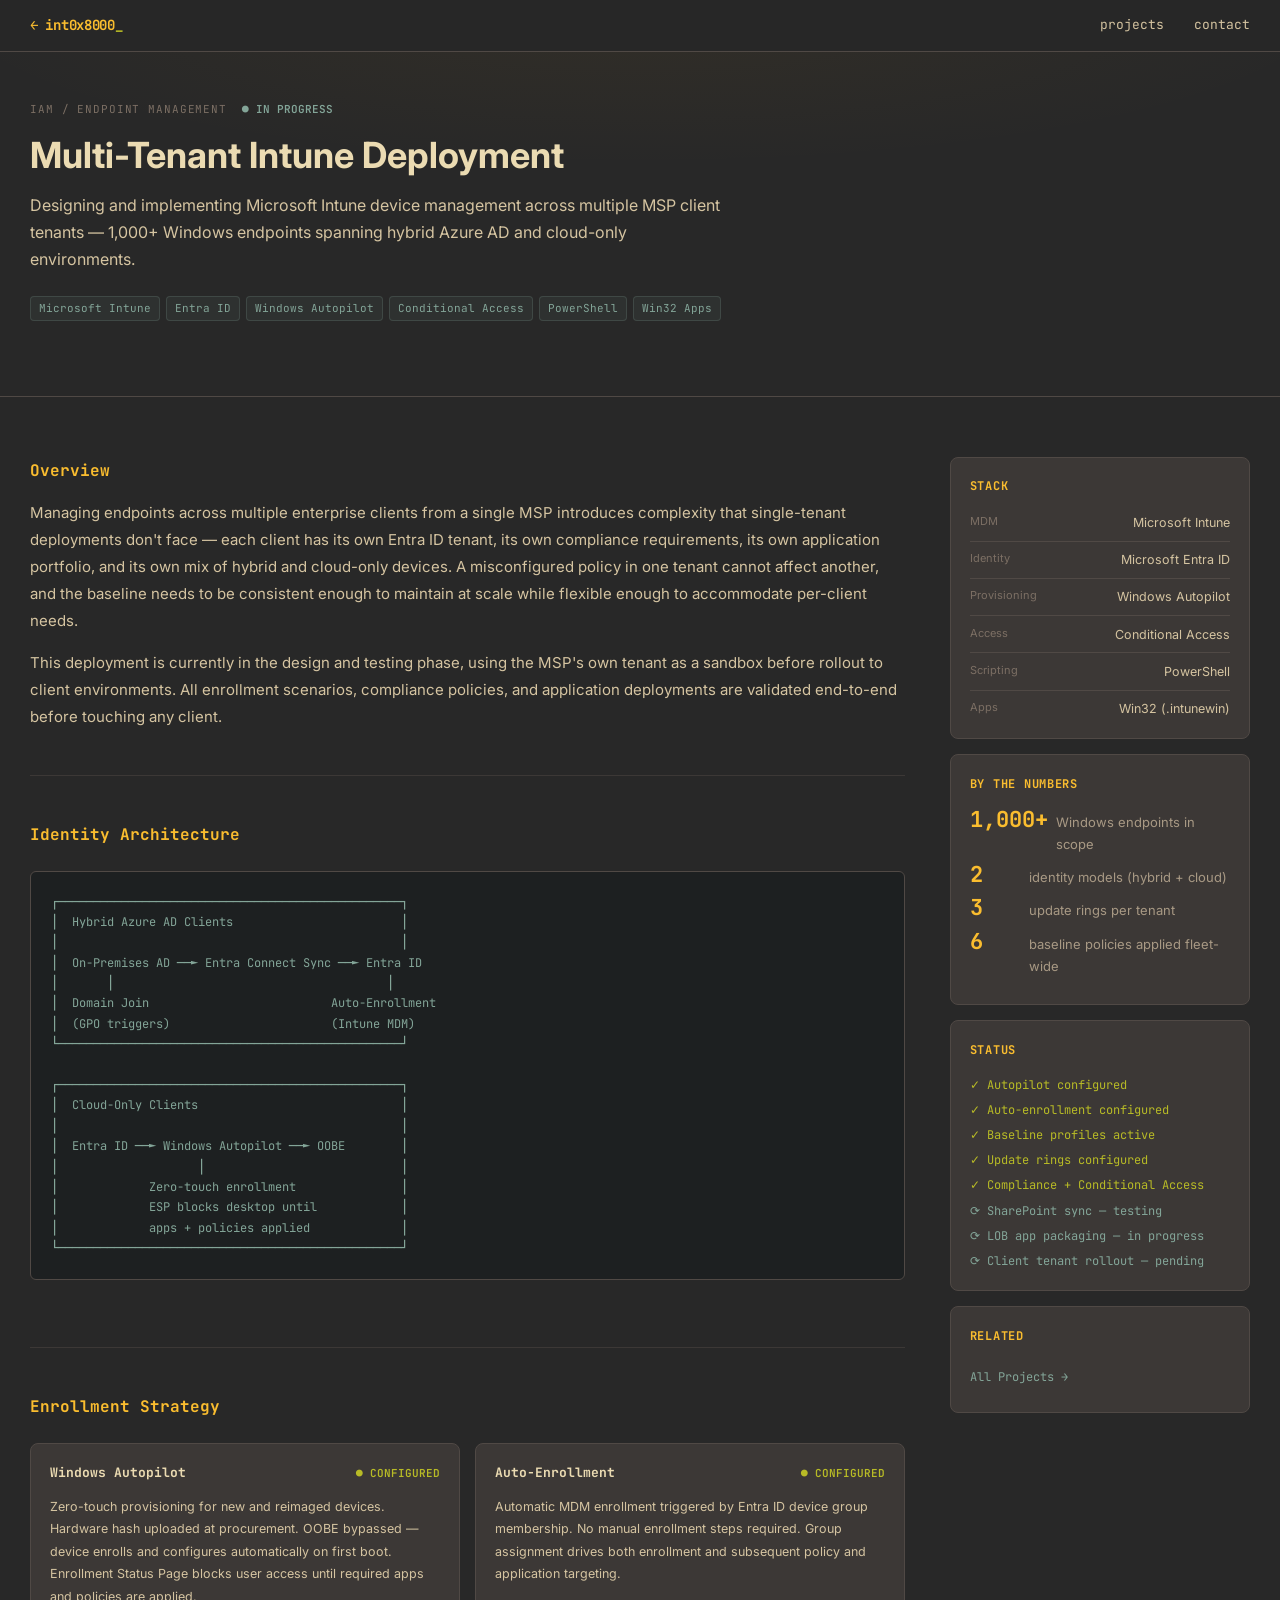
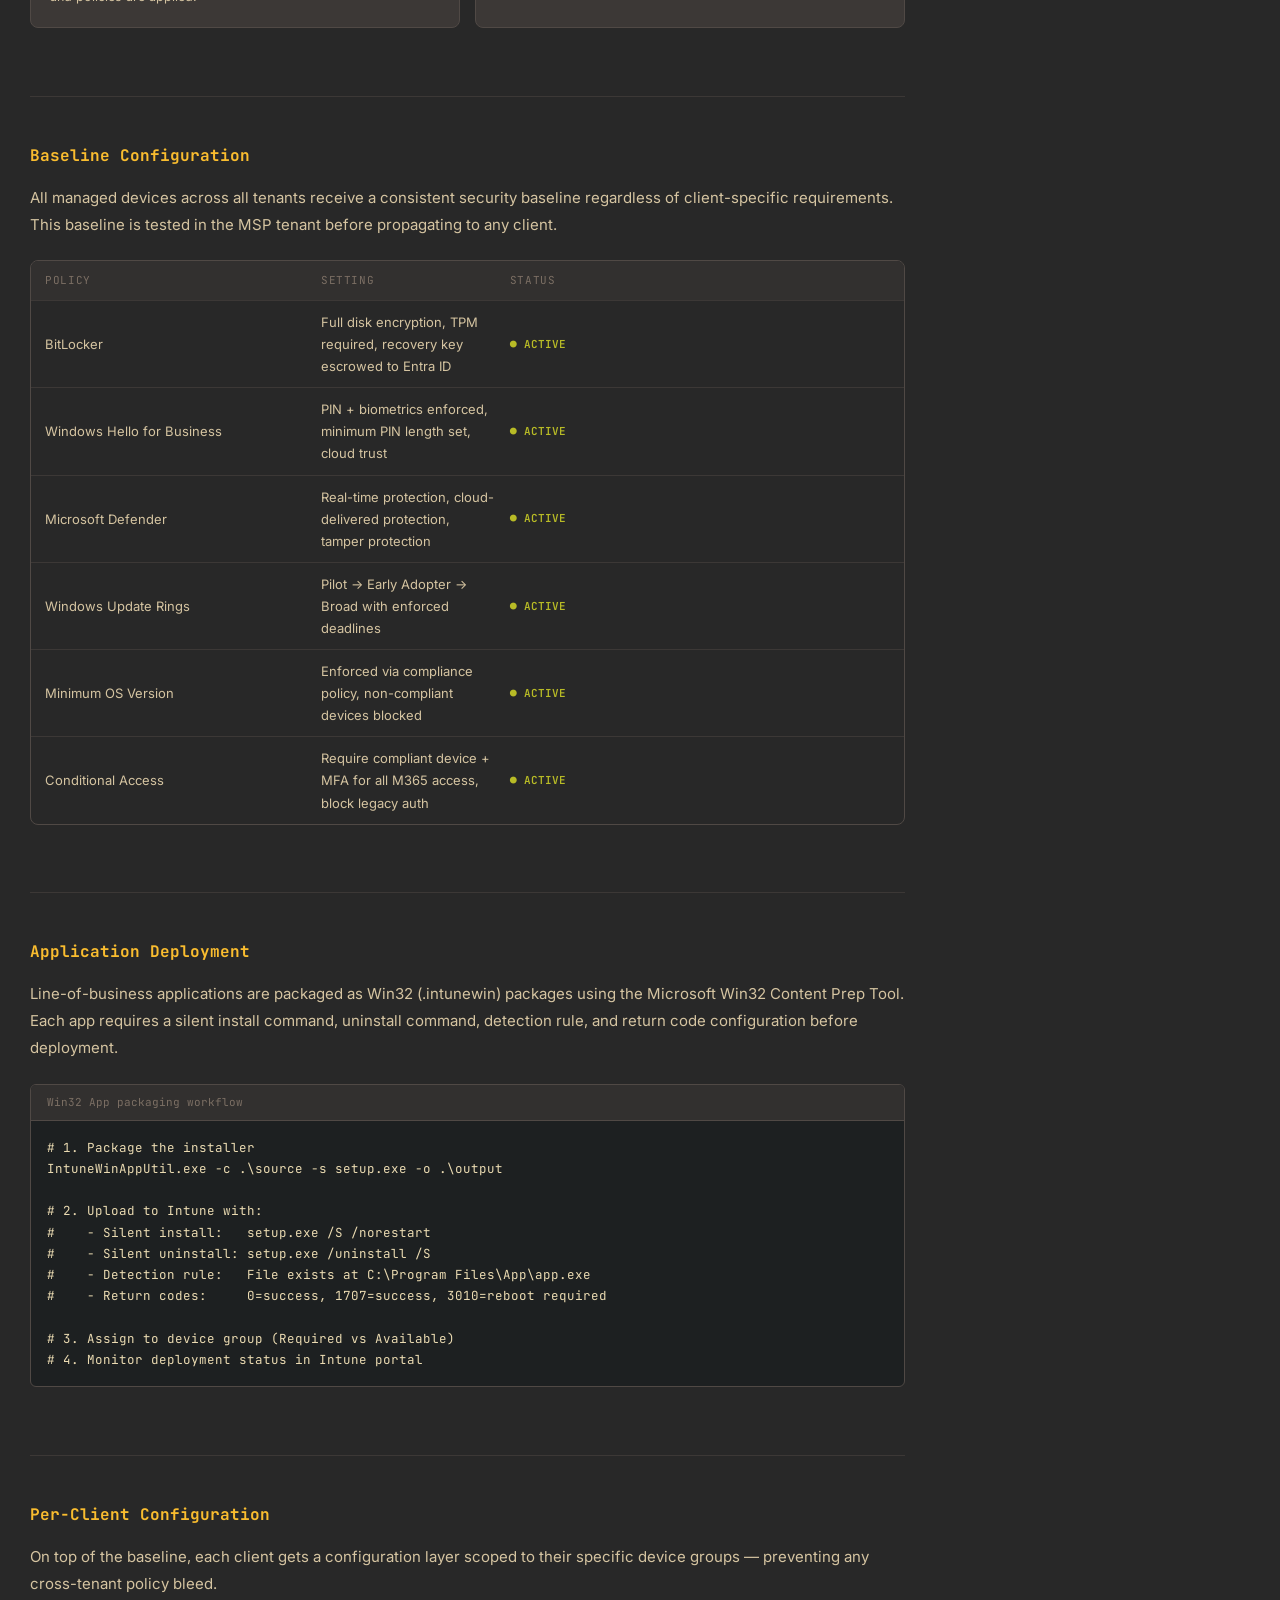
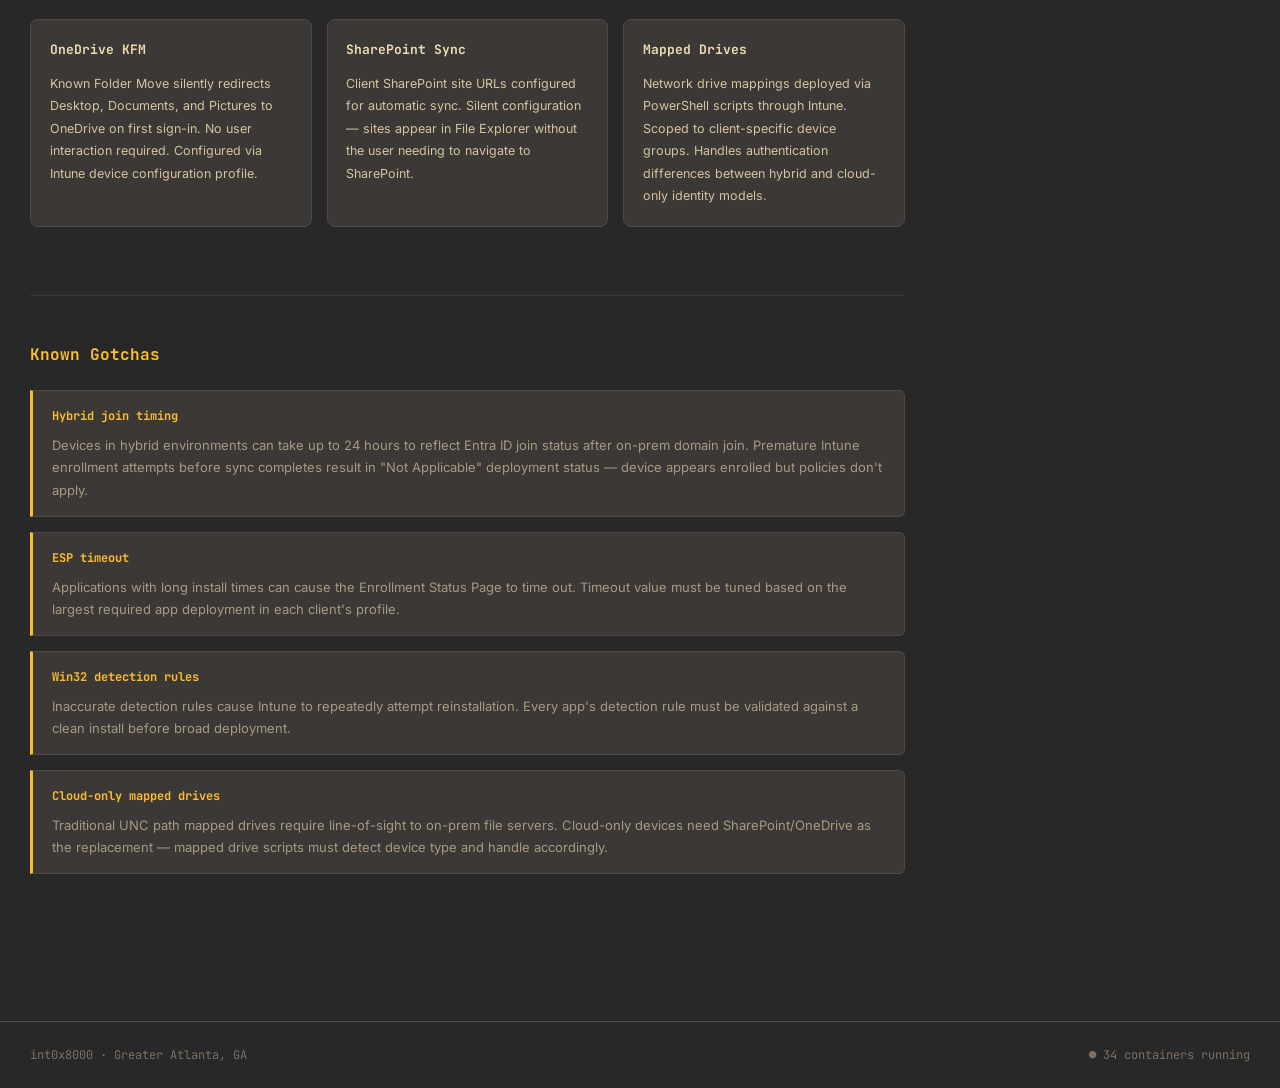
<file: projects/intune.html>
<!DOCTYPE html>
<html lang="en">
<head>
  <meta charset="UTF-8" />
  <meta name="viewport" content="width=device-width, initial-scale=1.0" />
  <title>Multi-Tenant Intune Deployment — int0x8000</title>
  <link rel="icon" type="image/svg+xml" href="../assets/favicon.svg" />
  <link rel="preconnect" href="https://fonts.googleapis.com" />
  <link rel="preconnect" href="https://fonts.gstatic.com" crossorigin />
  <link href="https://fonts.googleapis.com/css2?family=JetBrains+Mono:wght@400;500;700&family=Inter:wght@300;400;500;600&display=swap" rel="stylesheet" />
  <link rel="stylesheet" href="../assets/style.css" />
  <link rel="stylesheet" href="project.css" />
</head>
<body>
  <nav class="nav">
    <a href="../index.html" class="nav-logo">← int0x8000<span class="blink">_</span></a>
    <div class="nav-links">
      <a href="../index.html#projects">projects</a>
      <a href="../index.html#contact">contact</a>
    </div>
  </nav>

  <div class="proj-hero">
    <div class="container">
      <div class="proj-meta">
        <span class="proj-cat">IAM / Endpoint Management</span>
        <span class="proj-status inprog">● IN PROGRESS</span>
      </div>
      <h1 class="proj-title">Multi-Tenant Intune Deployment</h1>
      <p class="proj-subtitle">Designing and implementing Microsoft Intune device management across multiple MSP client tenants — 1,000+ Windows endpoints spanning hybrid Azure AD and cloud-only environments.</p>
      <div class="tag-row">
        <span class="tag">Microsoft Intune</span><span class="tag">Entra ID</span>
        <span class="tag">Windows Autopilot</span><span class="tag">Conditional Access</span>
        <span class="tag">PowerShell</span><span class="tag">Win32 Apps</span>
      </div>
    </div>
  </div>

  <div class="proj-body">
    <div class="container proj-grid">

      <div class="proj-main">

        <section class="proj-section">
          <h2>Overview</h2>
          <p>Managing endpoints across multiple enterprise clients from a single MSP introduces complexity that single-tenant deployments don't face — each client has its own Entra ID tenant, its own compliance requirements, its own application portfolio, and its own mix of hybrid and cloud-only devices. A misconfigured policy in one tenant cannot affect another, and the baseline needs to be consistent enough to maintain at scale while flexible enough to accommodate per-client needs.</p>
          <p>This deployment is currently in the design and testing phase, using the MSP's own tenant as a sandbox before rollout to client environments. All enrollment scenarios, compliance policies, and application deployments are validated end-to-end before touching any client.</p>
        </section>

        <section class="proj-section">
          <h2>Identity Architecture</h2>
          <div class="arch-block">
            <pre>┌─────────────────────────────────────────────────┐
│  Hybrid Azure AD Clients                        │
│                                                 │
│  On-Premises AD ──► Entra Connect Sync ──► Entra ID
│       │                                       │
│  Domain Join                          Auto-Enrollment
│  (GPO triggers)                       (Intune MDM)
└─────────────────────────────────────────────────┘

┌─────────────────────────────────────────────────┐
│  Cloud-Only Clients                             │
│                                                 │
│  Entra ID ──► Windows Autopilot ──► OOBE        │
│                    │                            │
│             Zero-touch enrollment               │
│             ESP blocks desktop until            │
│             apps + policies applied             │
└─────────────────────────────────────────────────┘</pre>
          </div>
        </section>

        <section class="proj-section">
          <h2>Enrollment Strategy</h2>
          <div class="stream-grid">
            <div class="stream-card">
              <div class="stream-head">
                <span class="stream-name">Windows Autopilot</span>
                <span class="proj-status online">● CONFIGURED</span>
              </div>
              <p class="stream-desc">Zero-touch provisioning for new and reimaged devices. Hardware hash uploaded at procurement. OOBE bypassed — device enrolls and configures automatically on first boot. Enrollment Status Page blocks user access until required apps and policies are applied.</p>
            </div>
            <div class="stream-card">
              <div class="stream-head">
                <span class="stream-name">Auto-Enrollment</span>
                <span class="proj-status online">● CONFIGURED</span>
              </div>
              <p class="stream-desc">Automatic MDM enrollment triggered by Entra ID device group membership. No manual enrollment steps required. Group assignment drives both enrollment and subsequent policy and application targeting.</p>
            </div>
          </div>
        </section>

        <section class="proj-section">
          <h2>Baseline Configuration</h2>
          <p>All managed devices across all tenants receive a consistent security baseline regardless of client-specific requirements. This baseline is tested in the MSP tenant before propagating to any client.</p>
          <div class="rule-table">
            <div class="rule-row header">
              <span>Policy</span><span>Setting</span><span>Status</span>
            </div>
            <div class="rule-row">
              <span>BitLocker</span>
              <span>Full disk encryption, TPM required, recovery key escrowed to Entra ID</span>
              <span class="proj-status online" style="font-size:11px">● ACTIVE</span>
            </div>
            <div class="rule-row">
              <span>Windows Hello for Business</span>
              <span>PIN + biometrics enforced, minimum PIN length set, cloud trust</span>
              <span class="proj-status online" style="font-size:11px">● ACTIVE</span>
            </div>
            <div class="rule-row">
              <span>Microsoft Defender</span>
              <span>Real-time protection, cloud-delivered protection, tamper protection</span>
              <span class="proj-status online" style="font-size:11px">● ACTIVE</span>
            </div>
            <div class="rule-row">
              <span>Windows Update Rings</span>
              <span>Pilot → Early Adopter → Broad with enforced deadlines</span>
              <span class="proj-status online" style="font-size:11px">● ACTIVE</span>
            </div>
            <div class="rule-row">
              <span>Minimum OS Version</span>
              <span>Enforced via compliance policy, non-compliant devices blocked</span>
              <span class="proj-status online" style="font-size:11px">● ACTIVE</span>
            </div>
            <div class="rule-row">
              <span>Conditional Access</span>
              <span>Require compliant device + MFA for all M365 access, block legacy auth</span>
              <span class="proj-status online" style="font-size:11px">● ACTIVE</span>
            </div>
          </div>
        </section>

        <section class="proj-section">
          <h2>Application Deployment</h2>
          <p>Line-of-business applications are packaged as Win32 (.intunewin) packages using the Microsoft Win32 Content Prep Tool. Each app requires a silent install command, uninstall command, detection rule, and return code configuration before deployment.</p>
          <div class="code-block">
            <div class="code-label">Win32 App packaging workflow</div>
            <pre># 1. Package the installer
IntuneWinAppUtil.exe -c .\source -s setup.exe -o .\output

# 2. Upload to Intune with:
#    - Silent install:   setup.exe /S /norestart
#    - Silent uninstall: setup.exe /uninstall /S
#    - Detection rule:   File exists at C:\Program Files\App\app.exe
#    - Return codes:     0=success, 1707=success, 3010=reboot required

# 3. Assign to device group (Required vs Available)
# 4. Monitor deployment status in Intune portal</pre>
          </div>
        </section>

        <section class="proj-section">
          <h2>Per-Client Configuration</h2>
          <p>On top of the baseline, each client gets a configuration layer scoped to their specific device groups — preventing any cross-tenant policy bleed.</p>
          <div class="stream-grid">
            <div class="stream-card">
              <div class="stream-head"><span class="stream-name">OneDrive KFM</span></div>
              <p class="stream-desc">Known Folder Move silently redirects Desktop, Documents, and Pictures to OneDrive on first sign-in. No user interaction required. Configured via Intune device configuration profile.</p>
            </div>
            <div class="stream-card">
              <div class="stream-head"><span class="stream-name">SharePoint Sync</span></div>
              <p class="stream-desc">Client SharePoint site URLs configured for automatic sync. Silent configuration — sites appear in File Explorer without the user needing to navigate to SharePoint.</p>
            </div>
            <div class="stream-card">
              <div class="stream-head"><span class="stream-name">Mapped Drives</span></div>
              <p class="stream-desc">Network drive mappings deployed via PowerShell scripts through Intune. Scoped to client-specific device groups. Handles authentication differences between hybrid and cloud-only identity models.</p>
            </div>
          </div>
        </section>

        <section class="proj-section">
          <h2>Known Gotchas</h2>
          <div class="gotcha-list">
            <div class="gotcha">
              <span class="gotcha-label">Hybrid join timing</span>
              <p>Devices in hybrid environments can take up to 24 hours to reflect Entra ID join status after on-prem domain join. Premature Intune enrollment attempts before sync completes result in "Not Applicable" deployment status — device appears enrolled but policies don't apply.</p>
            </div>
            <div class="gotcha">
              <span class="gotcha-label">ESP timeout</span>
              <p>Applications with long install times can cause the Enrollment Status Page to time out. Timeout value must be tuned based on the largest required app deployment in each client's profile.</p>
            </div>
            <div class="gotcha">
              <span class="gotcha-label">Win32 detection rules</span>
              <p>Inaccurate detection rules cause Intune to repeatedly attempt reinstallation. Every app's detection rule must be validated against a clean install before broad deployment.</p>
            </div>
            <div class="gotcha">
              <span class="gotcha-label">Cloud-only mapped drives</span>
              <p>Traditional UNC path mapped drives require line-of-sight to on-prem file servers. Cloud-only devices need SharePoint/OneDrive as the replacement — mapped drive scripts must detect device type and handle accordingly.</p>
            </div>
          </div>
        </section>

      </div>

      <aside class="proj-sidebar">
        <div class="sidebar-card">
          <h3>Stack</h3>
          <div class="stack-list">
            <div class="stack-item"><span class="stack-label">MDM</span><span>Microsoft Intune</span></div>
            <div class="stack-item"><span class="stack-label">Identity</span><span>Microsoft Entra ID</span></div>
            <div class="stack-item"><span class="stack-label">Provisioning</span><span>Windows Autopilot</span></div>
            <div class="stack-item"><span class="stack-label">Access</span><span>Conditional Access</span></div>
            <div class="stack-item"><span class="stack-label">Scripting</span><span>PowerShell</span></div>
            <div class="stack-item"><span class="stack-label">Apps</span><span>Win32 (.intunewin)</span></div>
          </div>
        </div>

        <div class="sidebar-card">
          <h3>By the Numbers</h3>
          <div class="stat-row"><span class="stat-n">1,000+</span><span>Windows endpoints in scope</span></div>
          <div class="stat-row"><span class="stat-n">2</span><span>identity models (hybrid + cloud)</span></div>
          <div class="stat-row"><span class="stat-n">3</span><span>update rings per tenant</span></div>
          <div class="stat-row"><span class="stat-n">6</span><span>baseline policies applied fleet-wide</span></div>
        </div>

        <div class="sidebar-card">
          <h3>Status</h3>
          <div class="status-list">
            <div class="status-item done">✓ Autopilot configured</div>
            <div class="status-item done">✓ Auto-enrollment configured</div>
            <div class="status-item done">✓ Baseline profiles active</div>
            <div class="status-item done">✓ Update rings configured</div>
            <div class="status-item done">✓ Compliance + Conditional Access</div>
            <div class="status-item inprog">⟳ SharePoint sync — testing</div>
            <div class="status-item inprog">⟳ LOB app packaging — in progress</div>
            <div class="status-item inprog">⟳ Client tenant rollout — pending</div>
          </div>
        </div>

        <div class="sidebar-card">
          <h3>Related</h3>
          <a href="../index.html#projects" class="related-link">All Projects →</a>
        </div>
      </aside>

    </div>
  </div>

  <footer class="footer">
    <div class="container footer-inner">
      <span class="mono c-muted">int0x8000 · Greater Atlanta, GA</span>
      <span class="mono c-muted"><span class="c-green">●</span> 34 containers running</span>
    </div>
  </footer>
</body>
</html>
</file>
<file: assets/style.css>
/* ══════════════════════════════════════════════════════════════
   THEME — swap this block to change the entire color scheme
   Current: Gruvbox Dark (https://github.com/morhetz/gruvbox)
   To switch: comment this :root, uncomment another below.
══════════════════════════════════════════════════════════════ */
:root {
  --bg:     #282828; --surf:  #3C3836; --surf2:  #504945;
  --border: #665C54; --border2: #504945;
  --blue:   #83A598; --blue2:  #458588;
  --green:  #B8BB26; --green2: #8EC07C;
  --yellow: #FABD2F; --orange: #FE8019;
  --red:    #FB4934; --purple: #D3869B;
  --text:   #EBDBB2; --muted:  #D5C4A1; --subtle: #7C6F64;
  --mono: 'JetBrains Mono', monospace;
  --sans: 'Inter', sans-serif;
  --r: 4px; --r-lg: 8px; --r-xl: 10px;
}
/*
── TOKYO NIGHT ─────────────────────────────────────────────────
:root {
  --bg:#1A1B26; --surf:#16161E; --surf2:#1F2335;
  --border:#292E42; --border2:#24283B;
  --blue:#7AA2F7; --blue2:#3D59A1; --green:#9ECE6A; --green2:#73DACA;
  --yellow:#E0AF68; --orange:#FF9E64; --red:#F7768E; --purple:#BB9AF7;
  --text:#C0CAF5; --muted:#A9B1D6; --subtle:#414868;
}
── CATPPUCCIN MOCHA ────────────────────────────────────────────
:root {
  --bg:#1E1E2E; --surf:#181825; --surf2:#313244;
  --border:#45475A; --border2:#313244;
  --blue:#89B4FA; --blue2:#74C7EC; --green:#A6E3A1; --green2:#94E2D5;
  --yellow:#F9E2AF; --orange:#FAB387; --red:#F38BA8; --purple:#CBA6F7;
  --text:#CDD6F4; --muted:#BAC2DE; --subtle:#585B70;
}
── NORD ────────────────────────────────────────────────────────
:root {
  --bg:#2E3440; --surf:#3B4252; --surf2:#434C5E;
  --border:#4C566A; --border2:#434C5E;
  --blue:#88C0D0; --blue2:#5E81AC; --green:#A3BE8C; --green2:#8FBCBB;
  --yellow:#EBCB8B; --orange:#D08770; --red:#BF616A; --purple:#B48EAD;
  --text:#ECEFF4; --muted:#D8DEE9; --subtle:#4C566A;
}
*/

/* ── RESET ───────────────────────────────────────────────────── */
*,*::before,*::after{box-sizing:border-box;margin:0;padding:0}
html{scroll-behavior:smooth;font-size:15px}
body{background:var(--bg);color:var(--text);font-family:var(--sans);line-height:1.7;-webkit-font-smoothing:antialiased;overflow-x:hidden}
a{color:inherit;text-decoration:none}
strong{color:var(--text);font-weight:600}
.mono{font-family:var(--mono)}

/* ── ACCESSIBILITY UTILITIES ─────────────────────────────────── */
.visually-hidden{position:absolute;width:1px;height:1px;padding:0;margin:-1px;overflow:hidden;clip:rect(0,0,0,0);white-space:nowrap;border:0}

/* Visible keyboard-focus ring. Nothing in this stylesheet defined
   one before — Tab-only users had no way to see where focus was. */
a:focus-visible,
button:focus-visible,
input:focus-visible,
.feat-card:focus-visible,
.terminal-container:focus-visible{
  outline:2px solid var(--yellow);
  outline-offset:2px;
  border-radius:var(--r);
}
/* Terminal input has its own caret for feedback; keep the ring subtle
   on the outer scroll container rather than boxing every keystroke. */
.term-input:focus-visible{outline:none}

/* ── ANIMATIONS ──────────────────────────────────────────────── */
@keyframes blink {0%,100%{opacity:1}50%{opacity:0}}
@keyframes pulse {0%,100%{opacity:1;transform:scale(1)}50%{opacity:.5;transform:scale(.85)}}
.blink{animation:blink 1.1s step-end infinite;color:var(--green)}

/* ── NAV ─────────────────────────────────────────────────────── */
.nav{position:fixed;top:0;left:0;right:0;z-index:100;display:flex;align-items:center;justify-content:space-between;padding:0 2rem;height:52px;background:rgba(40,40,40,.95);backdrop-filter:blur(12px);border-bottom:1px solid var(--border2)}
.nav-logo{font-family:var(--mono);font-size:14px;font-weight:700;color:var(--yellow);letter-spacing:-.02em}
.nav-links{display:flex;gap:2rem}
.nav-links a{font-family:var(--mono);font-size:13px;color:var(--muted);transition:color .15s}
.nav-links a:hover,.nav-links a.active{color:var(--yellow)}
.nav-menu-btn{display:none;background:none;border:none;color:var(--muted);font-size:18px;cursor:pointer}

/* ── HERO ────────────────────────────────────────────────────── */
.hero{min-height:100vh;display:flex;align-items:center;justify-content:center;padding:80px 2rem 4rem;background:radial-gradient(ellipse 70% 50% at 50% -10%,rgba(215,153,33,.07) 0%,transparent 70%),var(--bg)}
.hero-inner{width:100%;max-width:840px;display:flex;flex-direction:column;gap:1.5rem}

/* ── KONSOLE CHROME ──────────────────────────────────────────── */
.term-chrome{border-radius:var(--r-xl);border:1px solid var(--border2);overflow:hidden;box-shadow:0 20px 60px rgba(0,0,0,.5),0 0 0 1px var(--border2)}

.konsole-menubar{display:flex;align-items:center;background:#32302F;border-bottom:1px solid var(--border2);padding:0 6px;height:28px;font-family:var(--sans);font-size:12.5px;user-select:none}
.kmenu-item{padding:4px 10px;color:var(--muted);border-radius:var(--r);cursor:default;transition:background .1s,color .1s}
.kmenu-item:hover,.kmenu-item.active{background:var(--surf2);color:var(--text)}
.kmenu-spacer{flex:1}
.term-status-pill{display:inline-flex;align-items:center;gap:5px;font-family:var(--mono);font-size:11px;color:var(--subtle);background:rgba(184,187,38,.08);border:1px solid rgba(184,187,38,.2);border-radius:var(--r);padding:2px 8px;margin-right:4px}
.pulse-dot{width:6px;height:6px;border-radius:50%;background:var(--green);animation:pulse 2s ease-in-out infinite}

.konsole-tabbar{display:flex;align-items:stretch;background:#32302F;border-bottom:2px solid var(--bg);height:34px;padding:0 4px;gap:2px}
.konsole-tab{display:flex;align-items:center;gap:6px;padding:0 14px 0 10px;font-family:var(--sans);font-size:12.5px;color:var(--subtle);border-radius:var(--r) var(--r) 0 0;cursor:default;border:1px solid transparent;border-bottom:none;min-width:180px;transition:background .1s,color .1s}
.konsole-tab.active{background:var(--bg);color:var(--text);border-color:var(--border2);border-bottom-color:var(--bg);margin-bottom:-2px;padding-bottom:2px}
.ktab-icon{color:var(--yellow);font-size:11px}
.ktab-title{flex:1;font-size:12px}
.ktab-close{font-size:10px;color:var(--subtle);padding:2px 4px;border-radius:2px;transition:background .1s,color .1s}
.ktab-close:hover{background:var(--surf2);color:var(--red)}
.konsole-tab-new{display:flex;align-items:center;justify-content:center;width:28px;color:var(--subtle);font-size:16px;cursor:default;border-radius:var(--r);transition:background .1s,color .1s}
.konsole-tab-new:hover{background:var(--surf2);color:var(--text)}

/* ── TERMINAL BODY ───────────────────────────────────────────── */
.terminal-container{background:var(--bg);height:420px;overflow-y:auto;padding:14px 18px 10px;font-family:var(--mono);font-size:13px;line-height:1.75;cursor:text;outline:none;scrollbar-width:thin;scrollbar-color:var(--border2) transparent}
.terminal-container::-webkit-scrollbar{width:6px}
.terminal-container::-webkit-scrollbar-thumb{background:var(--border2);border-radius:3px}
.term-line{min-height:1.75em;white-space:pre-wrap;word-break:break-all}
.term-output-block{white-space:pre-wrap;word-break:break-all;margin:2px 0 8px}
.term-input-line{display:flex;align-items:center;gap:8px;margin-top:4px}
.term-prompt{white-space:nowrap}
.term-input-wrap{display:flex;align-items:center;flex:1}
.term-input{background:transparent;border:none;outline:none;color:var(--text);font-family:var(--mono);font-size:13px;width:100%;line-height:1.75;caret-color:var(--green)}
.term-cursor{display:none}
.term-cmd-text{color:var(--text)}

/* ── TERMINAL SYNTAX (Gruvbox) ───────────────────────────────── */
.p-user{color:#B8BB26} .p-at{color:#7C6F64} .p-host{color:#83A598}
.p-sep{color:#7C6F64} .p-dir{color:#FABD2F} .p-dollar{color:#EBDBB2}
.c-blue{color:#83A598} .c-blue-dim{color:#458588} .c-green{color:#B8BB26}
.c-yellow{color:#FABD2F} .c-red{color:#FB4934} .c-muted{color:#D5C4A1}
.c-subtle{color:#7C6F64} .c-text{color:#EBDBB2} .c-str{color:#8EC07C}
.c-comment{color:#928374} .c-key{color:#83A598}
.c-cmd{color:#B8BB26;font-weight:600} .c-dir{color:#FABD2F;font-weight:600}
.c-exec{color:#FE8019;font-weight:600} .c-file{color:#EBDBB2}
.y-comment{color:#928374} .y-root{color:#D5C4A1;font-weight:700}
.y-key{color:#83A598;font-weight:500} .y-val{color:#B8BB26}

/* ── BUTTONS ─────────────────────────────────────────────────── */
.hero-cta{display:flex;gap:.75rem;flex-wrap:wrap}
.btn-primary{display:inline-flex;align-items:center;padding:10px 22px;background:var(--blue2);color:var(--text);border-radius:var(--r);font-size:14px;font-weight:500;transition:background .15s,transform .1s}
.btn-primary:hover{background:var(--blue);transform:translateY(-1px)}
.btn-ghost{display:inline-flex;align-items:center;padding:10px 22px;background:transparent;color:var(--muted);border:1px solid var(--border);border-radius:var(--r);font-size:14px;font-weight:500;transition:border-color .15s,color .15s,transform .1s}
.btn-ghost:hover{border-color:var(--yellow);color:var(--yellow);transform:translateY(-1px)}

/* ── SECTIONS ────────────────────────────────────────────────── */
.section{padding:80px 2rem;scroll-margin-top:52px}
#hero{scroll-margin-top:0}
.section-alt{background:var(--surf)}
.container{max-width:1020px;margin:0 auto}
.section-title{font-family:var(--mono);font-size:22px;font-weight:700;color:var(--text);margin-bottom:2.5rem;display:flex;align-items:center;gap:8px}
.hash{color:var(--orange)}
.section-sub{color:var(--muted);margin-top:-1.5rem;margin-bottom:2.5rem;line-height:1.8}
.reveal{opacity:0;transform:translateY(20px);transition:opacity .5s ease,transform .5s ease}
.reveal.revealed{opacity:1;transform:none}

/* ── ABOUT ───────────────────────────────────────────────────── */
.about-grid{display:grid;grid-template-columns:1fr 1fr;gap:3rem;align-items:start}
.about-text p{color:var(--muted);margin-bottom:1rem;line-height:1.8}
.about-text p strong{color:var(--text)}
.cert-row{display:flex;gap:.5rem;flex-wrap:wrap;margin-top:1.25rem}
.cert-badge{font-family:var(--mono);font-size:11px;padding:3px 10px;border-radius:20px}
.cert-badge.active{background:rgba(184,187,38,.1);color:var(--green);border:1px solid rgba(184,187,38,.3)}
.cert-badge.progress{background:rgba(131,165,152,.1);color:var(--blue);border:1px solid rgba(131,165,152,.3)}
.about-stats{display:grid;grid-template-columns:1fr 1fr;gap:1rem}
.stat-card{background:var(--bg);border:1px solid var(--border2);border-left:2px solid var(--border2);border-radius:var(--r-lg);padding:1.25rem;display:flex;flex-direction:column;gap:6px;transition:border-left-color .2s}
/* Echoes the topology canvas's category colors for a bit of visual cohesion */
.stat-card:nth-child(1){border-left-color:var(--blue)}   /* IAM/endpoints */
.stat-card:nth-child(2){border-left-color:var(--orange)} /* infra/LXC */
.stat-card:nth-child(3){border-left-color:var(--red)}    /* security/detection */
.stat-card:nth-child(4){border-left-color:var(--blue)}   /* IAM/cert */
.stat-num{font-family:var(--mono);font-size:26px;font-weight:700;color:var(--yellow);line-height:1}
.stat-plus{font-size:18px}
.stat-label{font-size:12px;color:var(--muted);line-height:1.4}

/* ── YAML SKILLS ─────────────────────────────────────────────── */
.skills-hint{margin-top:-1.5rem;margin-bottom:1rem}
.yaml-block{font-family:var(--mono);font-size:13px;line-height:2;background:var(--surf);border:1px solid var(--border);border-radius:var(--r-lg);padding:1.5rem 2rem}
.yaml-line{white-space:pre}
.yaml-group{margin-top:4px}

/* ── PROJECTS ────────────────────────────────────────────────── */
.featured-grid{display:grid;grid-template-columns:repeat(3,1fr);gap:1.25rem;margin-bottom:2.5rem}
.feat-card{display:flex;flex-direction:column;background:var(--surf);border:1px solid var(--border2);border-radius:var(--r-lg);padding:1.5rem;transition:border-color .15s,transform .15s,box-shadow .15s;cursor:pointer}
.feat-card:hover{border-color:var(--yellow);transform:translateY(-2px);box-shadow:0 8px 24px rgba(250,189,47,.08)}
.feat-card:active,.btn-primary:active,.btn-ghost:active{transform:translateY(0) scale(.98)}
.feat-card-head{display:flex;align-items:center;justify-content:space-between;margin-bottom:.75rem}
.proj-cat{font-family:var(--mono);font-size:10px;color:var(--subtle);text-transform:uppercase;letter-spacing:.08em}
.proj-status{font-family:var(--mono);font-size:11px;font-weight:600}
.proj-status.online{color:var(--green)}
.proj-status.inprog{color:var(--blue)}
.proj-status.poc{color:var(--yellow)}
.feat-title{font-size:16px;font-weight:600;color:var(--text);margin-bottom:.75rem;line-height:1.3}
.feat-desc{font-size:13px;color:var(--muted);line-height:1.7;flex:1;margin-bottom:1rem}
.feat-link{font-family:var(--mono);font-size:12px;color:var(--orange);margin-top:auto}
.tag-row{display:flex;flex-wrap:wrap;gap:6px;margin-bottom:1rem}
.tag{font-family:var(--mono);font-size:11px;padding:2px 8px;background:rgba(131,165,152,.08);color:var(--blue);border-radius:var(--r);border:1px solid rgba(131,165,152,.2)}
.more-title{font-family:var(--mono);font-size:13px;color:var(--muted);margin-bottom:1.25rem;text-transform:uppercase;letter-spacing:.06em}
.more-grid{display:grid;grid-template-columns:repeat(3,1fr);gap:1rem}
.more-card{background:var(--surf);border:1px solid var(--border2);border-radius:var(--r-lg);padding:1.25rem;transition:border-color .15s,transform .15s}
.more-card:hover{border-color:var(--border);transform:translateY(-2px)}
.more-title-card{font-size:14px;font-weight:600;color:var(--text);margin-bottom:.5rem}
.more-desc{font-size:12.5px;color:var(--muted);line-height:1.6;margin-bottom:.75rem}

/* ── CONTACT ─────────────────────────────────────────────────── */
.contact-grid{display:grid;grid-template-columns:1fr 1fr;gap:3rem;align-items:start}
.contact-intro{color:var(--muted);margin-bottom:1.5rem;line-height:1.8}
.contact-links{display:flex;flex-direction:column;gap:.75rem}
.contact-item{display:flex;align-items:center;gap:12px;color:var(--muted);font-size:14px;transition:color .15s}
.contact-item:hover{color:var(--yellow)}
.ci-icon{width:30px;height:30px;display:flex;align-items:center;justify-content:center;background:var(--surf2);border:1px solid var(--border2);border-radius:var(--r);font-size:12px;color:var(--yellow);flex-shrink:0}
.status-terminal{border:1px solid var(--border);border-radius:var(--r-lg);overflow:hidden;box-shadow:0 8px 24px rgba(0,0,0,.3)}
.st-bar{display:flex;align-items:center;gap:8px;padding:0 6px;height:28px;background:#32302F;border-bottom:1px solid var(--border2)}
.st-title{flex:1;text-align:center;font-family:var(--mono);font-size:11px;color:var(--subtle)}
.st-body{background:var(--bg);padding:16px 20px;font-family:var(--mono);font-size:13px;line-height:2}
.st-body>div{display:flex;gap:4px}

/* ── FOOTER ──────────────────────────────────────────────────── */
.footer{padding:1.5rem 2rem;border-top:1px solid var(--border2)}
.footer-inner{display:flex;justify-content:space-between;align-items:center;flex-wrap:wrap;gap:.5rem 1.5rem}
.footer-inner span{font-size:12px;font-family:var(--mono);color:var(--subtle)}
.footer-privacy-note{font-size:11px;opacity:.75}

/* ── RESPONSIVE ──────────────────────────────────────────────── */
@media(max-width:900px){
  .featured-grid,.more-grid{grid-template-columns:1fr 1fr}
  .about-grid,.contact-grid{grid-template-columns:1fr}
}
@media(max-width:600px){
  .featured-grid,.more-grid{grid-template-columns:1fr}
  .about-stats{grid-template-columns:1fr 1fr}
  .nav-links{display:none}
  .nav-links.open{display:flex;flex-direction:column;position:absolute;top:52px;left:0;right:0;background:var(--surf);padding:1rem 2rem;border-bottom:1px solid var(--border2);gap:1rem}
  .nav-menu-btn{display:block}
  .terminal-container{height:360px;font-size:12px}
  .yaml-block{font-size:11.5px;padding:1rem 1.25rem}
  .yaml-line{white-space:pre-wrap}
  .footer-inner{flex-direction:column;gap:.5rem;text-align:center}
}
@media(prefers-reduced-motion:reduce){
  .blink,.pulse-dot{animation:none;opacity:1}
  .reveal{opacity:1;transform:none;transition:none}
  .logstream-inner{animation:none!important;transform:none!important}
  *{transition:none!important}
}

/* ── TOPOLOGY CANVAS ─────────────────────────────────────────── */
.hero { position: relative; overflow: hidden; }
.topology-canvas {
  position: absolute;
  top: 0; left: 0; width: 100%; height: 100%;
  opacity: .35;
  pointer-events: none;
  z-index: 0;
}
.hero-inner { position: relative; z-index: 1; }

/* ── LOG STREAM DIVIDER ──────────────────────────────────────── */
@keyframes logscroll { from { transform: translateX(0); } to { transform: translateX(-50%); } }

.logstream-strip {
  width: 100%;
  background: #32302F;
  border-top: 1px solid #504945;
  border-bottom: 1px solid #504945;
  padding: 8px 0;
  overflow: hidden;
  white-space: nowrap;
}
.logstream-inner {
  display: inline-flex;
  align-items: center;
  gap: 0;
  white-space: nowrap;
  font-family: 'JetBrains Mono', monospace;
  font-size: 11.5px;
  line-height: 1;
  will-change: transform;
}
.logstream-line { color: #A89984; }
.logstream-sep  { color: #504945; padding: 0 8px; }

/* Log line syntax colors */
.ls-date { color: #7C6F64; }
.ls-host { color: #83A598; }
.ls-svc  { color: #FABD2F; }
.ls-warn { color: #FB4934; }
.ls-ok   { color: #B8BB26; }
.ls-info { color: #83A598; }
.ls-ip   { color: #8EC07C; }

/* ── TIMELINE ────────────────────────────────────────────────── */
.timeline {
  position: relative;
  padding-left: 2rem;
}
.timeline::before {
  content: '';
  position: absolute;
  left: 7px; top: 8px; bottom: 8px;
  width: 1px;
  background: linear-gradient(to bottom, var(--yellow), var(--border2));
}
.tl-item {
  position: relative;
  display: flex;
  gap: 1.5rem;
  padding-bottom: 2.5rem;
}
.tl-item:last-child { padding-bottom: 0; }
.tl-dot {
  position: absolute;
  left: -2rem;
  top: 6px;
  width: 14px; height: 14px;
  border-radius: 50%;
  background: var(--surf);
  border: 2px solid var(--border);
  flex-shrink: 0;
  z-index: 1;
  transition: border-color .2s, background .2s;
}
.tl-dot.active {
  background: var(--yellow);
  border-color: var(--yellow);
  box-shadow: 0 0 8px rgba(250,189,47,.4);
}
.tl-content { flex: 1; }
.tl-head {
  display: flex; align-items: center; gap: .75rem;
  margin-bottom: .4rem; flex-wrap: wrap;
}
.tl-date {
  font-family: var(--mono); font-size: 12px; color: var(--subtle);
}
.tl-badge {
  font-family: var(--mono); font-size: 10px;
  padding: 2px 8px; border-radius: 20px; font-weight: 600;
  text-transform: uppercase; letter-spacing: .05em;
}
.tl-badge.done   { background: rgba(184,187,38,.1); color: var(--green);  border: 1px solid rgba(184,187,38,.25); }
.tl-badge.inprog { background: rgba(131,165,152,.1); color: var(--blue);   border: 1px solid rgba(131,165,152,.25); }
.tl-badge.cert   { background: rgba(250,189,47,.1);  color: var(--yellow); border: 1px solid rgba(250,189,47,.25); }
.tl-badge.role   { background: rgba(254,128,25,.1);  color: var(--orange); border: 1px solid rgba(254,128,25,.25); }
.tl-title {
  font-size: 15px; font-weight: 600; color: var(--text);
  margin-bottom: .4rem; line-height: 1.3;
}
.tl-desc {
  font-size: 13px; color: var(--muted);
  line-height: 1.7; margin-bottom: .6rem;
}
.tl-tags { display: flex; flex-wrap: wrap; gap: 5px; }

/* ── CURRENTLY BUILDING STRIP ────────────────────────────────── */
.building-strip {
  background: #32302F;
  border-top: 1px solid var(--border2);
  border-bottom: 1px solid var(--border2);
  padding: 14px 2rem;
}
.building-inner {
  display: flex; align-items: center; gap: 2rem; flex-wrap: wrap;
}
.building-label {
  display: flex; align-items: center; gap: 8px;
  font-family: var(--mono); font-size: 12px;
  color: var(--yellow); font-weight: 600;
  white-space: nowrap;
  flex-shrink: 0;
}
.building-items {
  display: flex; align-items: center; gap: 1rem;
  flex-wrap: wrap;
}
.building-item {
  display: flex; align-items: center; gap: .5rem;
}
.bi-status {
  font-family: var(--mono); font-size: 10px; font-weight: 700;
  padding: 2px 7px; border-radius: 3px;
}
.bi-status.inprog {
  background: rgba(131,165,152,.15);
  color: var(--blue);
  border: 1px solid rgba(131,165,152,.3);
}
.bi-text {
  font-size: 12.5px; color: var(--muted);
}
.building-sep {
  color: var(--border); font-size: 16px;
}
@media(max-width:600px) {
  .building-inner { flex-direction: column; align-items: flex-start; gap: 1rem; }
  .building-items { flex-direction: column; align-items: flex-start; }
  .building-sep { display: none; }
  .tl-item { padding-bottom: 2rem; }
}

/* ── MARGIN ANNOTATIONS ──────────────────────────────────────── */
.annotated { position: relative; }
.margin-note {
  position: absolute;
  font-family: var(--mono);
  font-size: 11px;
  color: #504945;
  line-height: 2;
  white-space: nowrap;
  pointer-events: none;
  user-select: none;
  top: 0;
}
.margin-note.left  { right: calc(100% + 1.5rem); text-align: right; }
.margin-note.right { left:  calc(100% + 1.5rem); text-align: left; }
.margin-note span  { display: block; }
.margin-note .mn-val { color: #504945; }
.margin-note .mn-val:first-child { color: #665C54; }

/* Hide annotations on screens too narrow to show them */
@media(max-width:1420px) { .margin-note { display: none; } }

/* ── WIDER LAYOUT ON LARGE SCREENS ──────────────────────────── */
.container { max-width: 1320px; margin: 0 auto; }
.hero-inner { max-width: 900px; }

@media(min-width:1200px) {
  .featured-grid { gap: 1.5rem; }
  .more-grid     { gap: 1.25rem; }
  .about-grid    { gap: 4rem; }
  .yaml-block    { padding: 1.75rem 2.5rem; }
  .timeline      { padding-left: 2.5rem; }
}
</file>
<file: projects/project.css>
/* ── PROJECT PAGE STYLES ─────────────────────────────────────── */

/* Hero */
.proj-hero {
  padding: 100px 2rem 60px;
  background:
    radial-gradient(ellipse 80% 60% at 50% 0%, rgba(215,153,33,.06) 0%, transparent 70%),
    #282828;
  border-bottom: 1px solid #504945;
}
.proj-meta {
  display: flex; align-items: center; gap: 1rem;
  margin-bottom: 1rem;
}
.proj-cat {
  font-family: 'JetBrains Mono', monospace;
  font-size: 11px; color: #7C6F64;
  text-transform: uppercase; letter-spacing: .08em;
}
.proj-title {
  font-size: 36px; font-weight: 700;
  color: #EBDBB2; line-height: 1.2;
  margin-bottom: 1rem;
}
.proj-subtitle {
  font-size: 16px; color: #D5C4A1;
  line-height: 1.7; max-width: 700px;
  margin-bottom: 1.5rem;
}

/* Body layout */
.proj-body { padding: 60px 2rem 80px; }
.proj-grid {
  display: grid;
  grid-template-columns: 1fr 300px;
  gap: 3rem;
  align-items: start;
}

/* Main content */
.proj-main { min-width: 0; }
.proj-section {
  margin-bottom: 3rem;
  padding-bottom: 3rem;
  border-bottom: 1px solid #3C3836;
}
.proj-section:last-child { border-bottom: none; margin-bottom: 0; }
.proj-section h2 {
  font-family: 'JetBrains Mono', monospace;
  font-size: 16px; font-weight: 700;
  color: #FABD2F;
  margin-bottom: 1rem;
}
.proj-section p {
  color: #D5C4A1; line-height: 1.8;
  margin-bottom: 1rem;
}
.proj-section p:last-child { margin-bottom: 0; }

/* Code blocks */
.code-block {
  background: #1D2021;
  border: 1px solid #504945;
  border-radius: 6px;
  overflow: hidden;
  margin: 1.5rem 0;
}
.code-label {
  font-family: 'JetBrains Mono', monospace;
  font-size: 11px; color: #7C6F64;
  padding: 8px 16px;
  background: #32302F;
  border-bottom: 1px solid #504945;
}
.code-block pre {
  padding: 16px;
  font-family: 'JetBrains Mono', monospace;
  font-size: 12.5px; color: #EBDBB2;
  line-height: 1.7;
  overflow-x: auto;
  margin: 0;
  white-space: pre;
}

/* Arch block */
.arch-block {
  background: #1D2021;
  border: 1px solid #504945;
  border-radius: 6px;
  padding: 20px;
  margin: 1.5rem 0;
}
.arch-block pre {
  font-family: 'JetBrains Mono', monospace;
  font-size: 12px; color: #83A598;
  line-height: 1.7; margin: 0;
  overflow-x: auto;
  white-space: pre;
}

/* Result block */
.result-block {
  background: rgba(184,187,38,.05);
  border: 1px solid rgba(184,187,38,.2);
  border-radius: 6px;
  padding: 12px 16px;
  margin: 1rem 0;
}
.result-label {
  font-family: 'JetBrains Mono', monospace;
  font-size: 10px; color: #B8BB26;
  text-transform: uppercase; letter-spacing: .08em;
  display: block; margin-bottom: 8px;
}
.result-block pre {
  font-family: 'JetBrains Mono', monospace;
  font-size: 12px; color: #B8BB26;
  margin: 0; white-space: pre-wrap;
}

/* Stream cards */
.stream-grid {
  display: grid;
  grid-template-columns: repeat(auto-fit, minmax(220px, 1fr));
  gap: 1rem;
  margin: 1.5rem 0;
}
.stream-card {
  background: #3C3836;
  border: 1px solid #504945;
  border-radius: 8px;
  padding: 1.25rem;
}
.stream-head {
  display: flex; align-items: center;
  justify-content: space-between;
  margin-bottom: .75rem;
}
.stream-name {
  font-family: 'JetBrains Mono', monospace;
  font-size: 13px; font-weight: 700;
  color: #EBDBB2;
}
.stream-rules { margin-bottom: .75rem; }
.rule {
  font-family: 'JetBrains Mono', monospace;
  font-size: 11px; color: #83A598;
  line-height: 1.9;
}
.rule::before { content: "→ "; color: #7C6F64; }
.stream-desc { font-size: 12.5px; color: #A89984; line-height: 1.6; }

/* Compare grid */
.compare-grid {
  display: grid;
  grid-template-columns: 1fr 1fr;
  gap: 1rem;
  margin: 1.5rem 0;
}
.compare-card {
  border-radius: 8px;
  padding: 1.25rem;
}
.compare-card.bad  { background: rgba(251,73,52,.05); border: 1px solid rgba(251,73,52,.2); }
.compare-card.good { background: rgba(184,187,38,.05); border: 1px solid rgba(184,187,38,.2); }
.compare-head {
  font-family: 'JetBrains Mono', monospace;
  font-size: 12px; font-weight: 700;
  margin-bottom: .75rem;
}
.compare-card.bad  .compare-head { color: #FB4934; }
.compare-card.good .compare-head { color: #B8BB26; }
.compare-item {
  font-size: 13px; color: #D5C4A1;
  line-height: 1.9;
}

/* Rule table */
.rule-table {
  border: 1px solid #504945;
  border-radius: 8px;
  overflow: hidden;
  margin: 1.5rem 0;
}
.rule-row {
  display: grid;
  grid-template-columns: 1.5fr 1fr .6fr 1.5fr;
  padding: 10px 14px;
  border-bottom: 1px solid #3C3836;
  align-items: center;
  gap: 1rem;
  font-size: 13px; color: #D5C4A1;
}
.rule-row:last-child { border-bottom: none; }
.rule-row.header {
  background: #32302F;
  font-family: 'JetBrains Mono', monospace;
  font-size: 11px; color: #7C6F64;
  text-transform: uppercase; letter-spacing: .06em;
}
.sev {
  font-family: 'JetBrains Mono', monospace;
  font-size: 10px; font-weight: 700;
  padding: 2px 7px; border-radius: 3px;
  display: inline-block;
}
.sev.high   { background: rgba(251,73,52,.1);   color: #FB4934; border: 1px solid rgba(251,73,52,.2); }
.sev.medium { background: rgba(250,189,47,.1);  color: #FABD2F; border: 1px solid rgba(250,189,47,.2); }
.sev.low    { background: rgba(131,165,152,.1); color: #83A598; border: 1px solid rgba(131,165,152,.2); }

/* Gotchas */
.gotcha-list { display: flex; flex-direction: column; gap: 1rem; margin: 1.5rem 0; }
.gotcha {
  background: #3C3836;
  border: 1px solid #504945;
  border-left: 3px solid #FABD2F;
  border-radius: 0 6px 6px 0;
  padding: 1rem 1.25rem;
}
.gotcha-label {
  font-family: 'JetBrains Mono', monospace;
  font-size: 12px; font-weight: 700;
  color: #FABD2F; display: block;
  margin-bottom: .5rem;
}
.gotcha p { font-size: 13px; color: #A89984; line-height: 1.7; margin: 0; }

/* Status list */
.status-list { display: flex; flex-direction: column; gap: .4rem; }
.status-item {
  font-family: 'JetBrains Mono', monospace;
  font-size: 12px; line-height: 1.6;
}
.status-item.done   { color: #B8BB26; }
.status-item.inprog { color: #83A598; }

/* Inline code */
code {
  font-family: 'JetBrains Mono', monospace;
  font-size: 12px; color: #8EC07C;
  background: rgba(142,192,124,.08);
  border: 1px solid rgba(142,192,124,.15);
  border-radius: 3px; padding: 1px 5px;
}

/* Sidebar */
.proj-sidebar { position: sticky; top: 72px; }
.sidebar-card {
  background: #3C3836;
  border: 1px solid #504945;
  border-radius: 8px;
  padding: 1.25rem;
  margin-bottom: 1rem;
}
.sidebar-card h3 {
  font-family: 'JetBrains Mono', monospace;
  font-size: 12px; font-weight: 700;
  color: #FABD2F; text-transform: uppercase;
  letter-spacing: .06em; margin-bottom: 1rem;
}
.stack-list { display: flex; flex-direction: column; gap: .5rem; }
.stack-item {
  display: flex; justify-content: space-between;
  font-size: 12.5px; color: #D5C4A1;
  padding-bottom: .5rem;
  border-bottom: 1px solid #504945;
}
.stack-item:last-child { border-bottom: none; padding-bottom: 0; }
.stack-label { color: #7C6F64; font-size: 11px; }
.stat-row {
  display: flex; align-items: baseline; gap: .75rem;
  margin-bottom: .6rem; font-size: 13px; color: #A89984;
}
.stat-n {
  font-family: 'JetBrains Mono', monospace;
  font-size: 22px; font-weight: 700;
  color: #FABD2F; line-height: 1;
  min-width: 48px;
}
.related-link {
  display: block;
  font-family: 'JetBrains Mono', monospace;
  font-size: 12px; color: #83A598;
  padding: .4rem 0;
  border-bottom: 1px solid #504945;
  transition: color .15s;
}
.related-link:last-child { border-bottom: none; }
.related-link:hover { color: #FABD2F; }

/* Responsive */
@media (max-width: 800px) {
  .proj-grid { grid-template-columns: 1fr; }
  .proj-sidebar { position: static; }
  .proj-title { font-size: 26px; }
  .compare-grid { grid-template-columns: 1fr; }
  .rule-row { grid-template-columns: 1fr 1fr; }
  .rule-row span:nth-child(4) { display: none; }
  .stream-grid { grid-template-columns: 1fr; }
}
</file>
